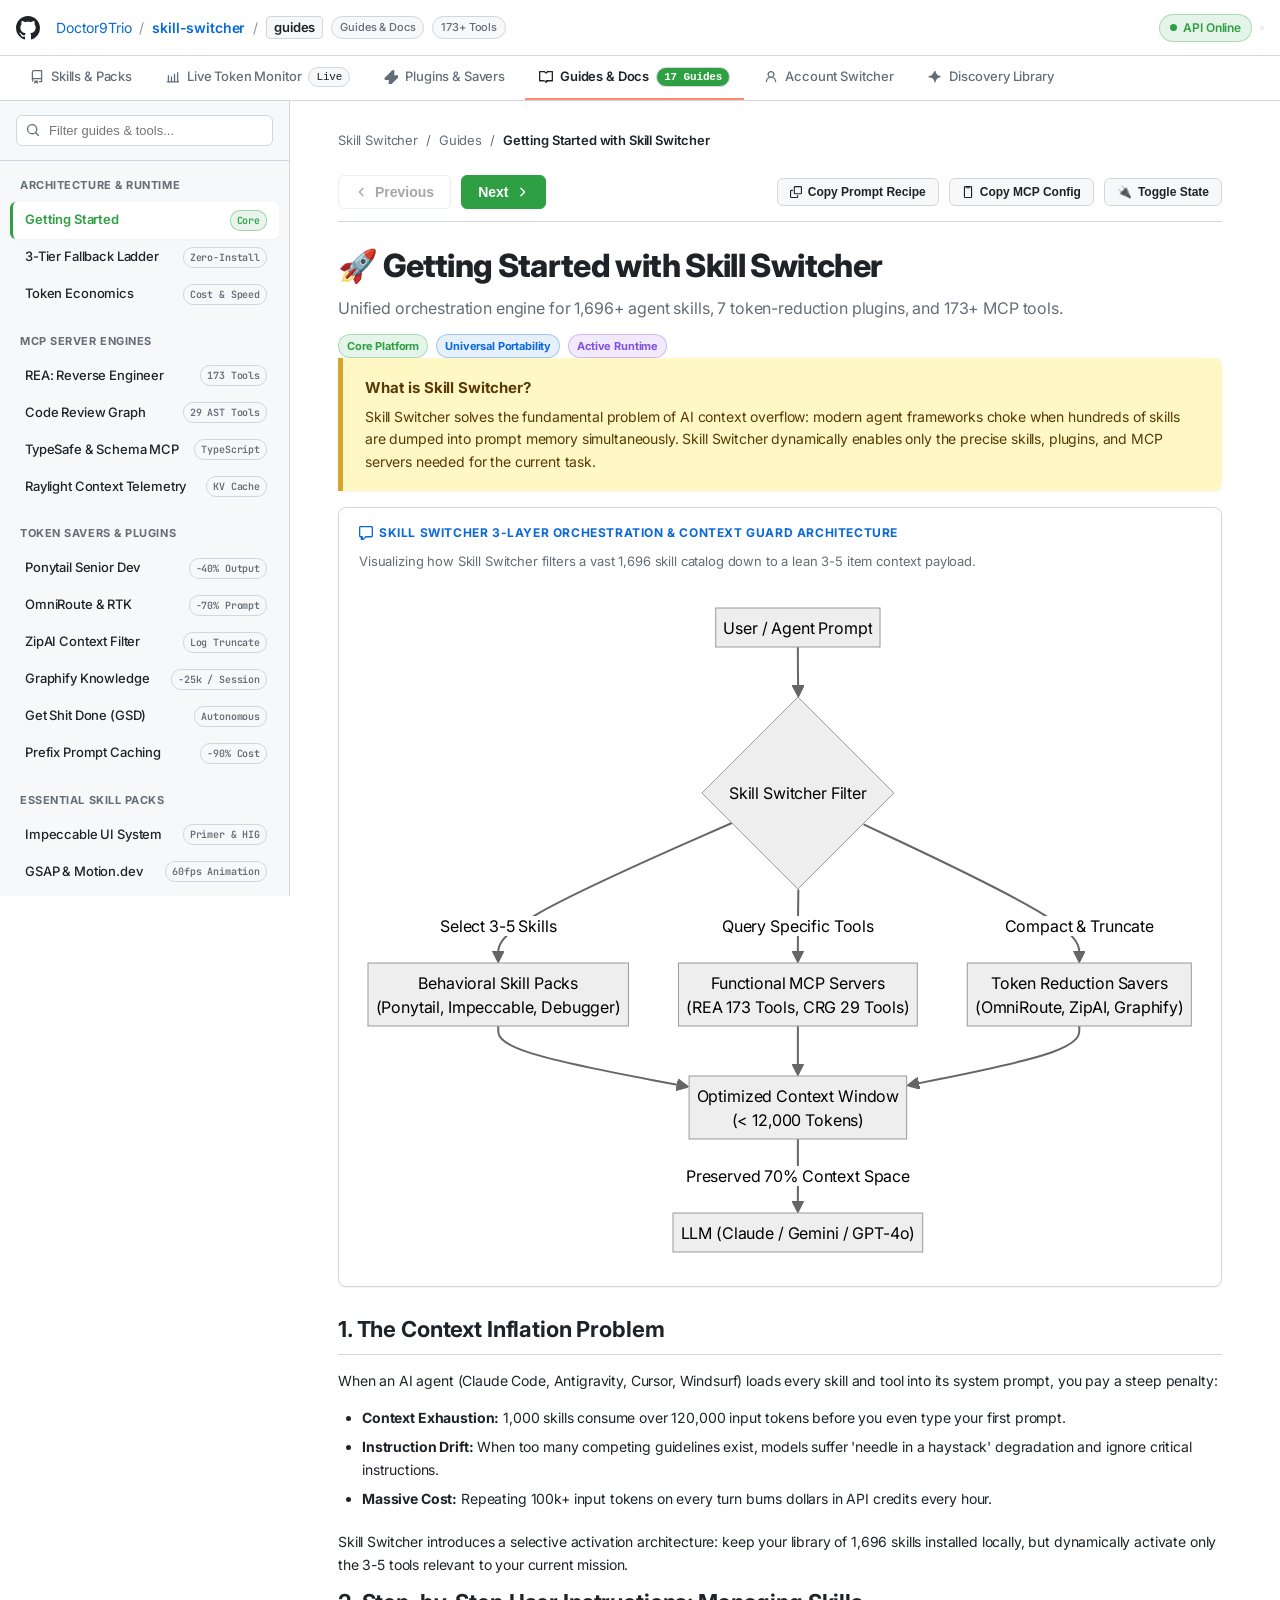
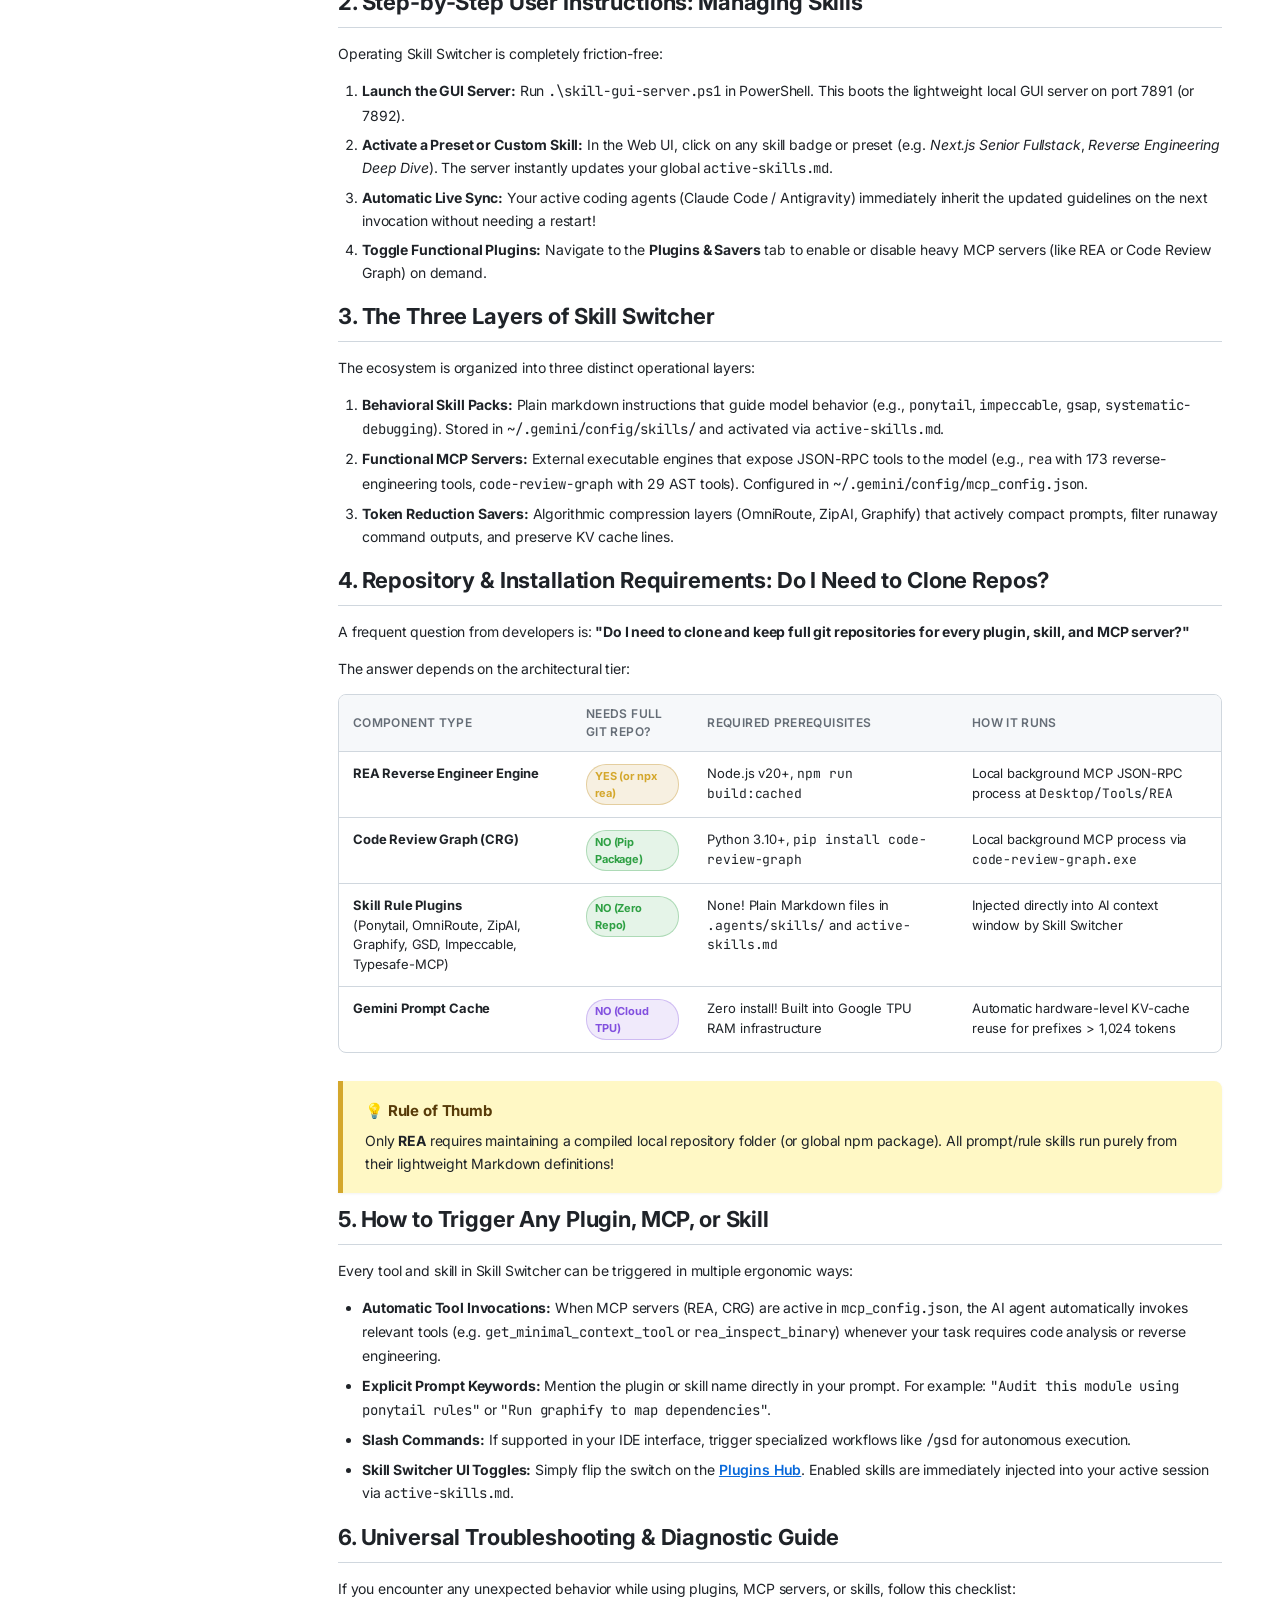
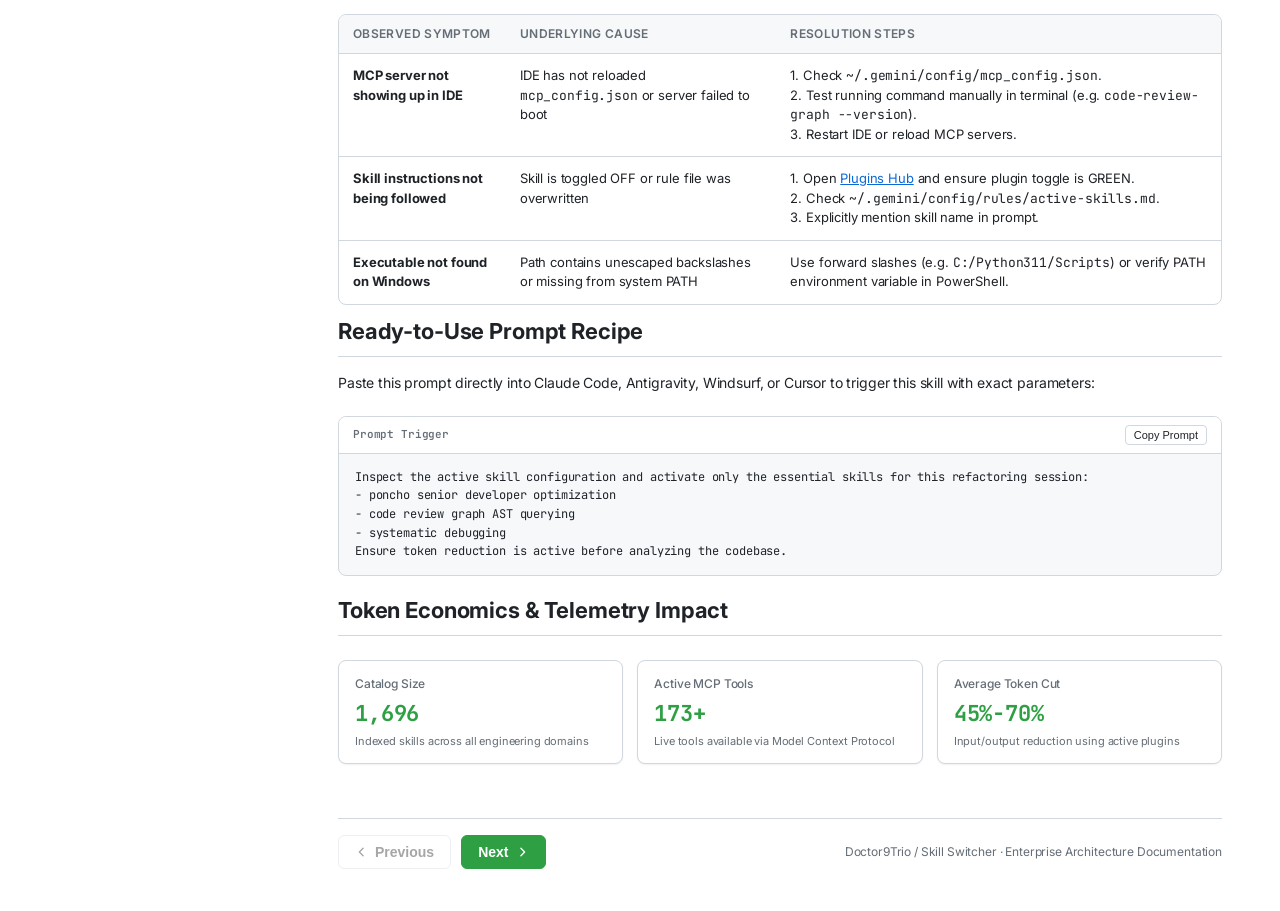
<file: pages/guides.html>
<!DOCTYPE html>
<html lang="en">

<head>
  <meta charset="UTF-8">
  <meta name="viewport" content="width=device-width, initial-scale=1.0">
  <title>Guides & MCP Knowledge Hub · Doctor9Trio/skill-switcher</title>
  <meta name="description"
    content="Comprehensive documentation, tool catalogs, architecture guides, and copyable prompt recipes for REA, Code Review Graph, Ponytail, OmniRoute, ZipAI, Graphify, and skill packs.">
  <link rel="icon" type="image/svg+xml" href="../favicon.svg">
  <link rel="alternate icon" type="image/png" href="../favicon.png">
  <link rel="shortcut icon" href="../favicon.ico">
  <link rel="apple-touch-icon" href="../apple-touch-icon.png">
  <link rel="preconnect" href="https://fonts.googleapis.com">
  <link rel="preconnect" href="https://fonts.gstatic.com" crossorigin>
  <link
    href="https://fonts.googleapis.com/css2?family=Inter:wght@400;500;600;700;800&family=JetBrains+Mono:wght@400;500;600;700&display=swap"
    rel="stylesheet">

  <!-- Skill Switcher GitHub Primer Design System -->
  <link rel="stylesheet" href="../css/primer-tokens.css">
  <link rel="stylesheet" href="../css/layout.css">
  <link rel="stylesheet" href="../css/components.css">

  <style>
    /* Documentation Portal Styling (W3Schools & Primer Layout) */
    :root {
      --sidebar-width: 290px;
      --accent-guide: #2ea043;
      --accent-guide-hover: #2c974b;
      --guide-callout-bg: #fff8c5;
      --guide-callout-border: #d4a72c;
      --guide-callout-fg: #573a08;
    }

    html.dark {
      --accent-guide: #3fb950;
      --accent-guide-hover: #2ea043;
      --guide-callout-bg: rgba(187, 128, 9, 0.15);
      --guide-callout-border: rgba(187, 128, 9, 0.4);
      --guide-callout-fg: #f0b72f;
    }

    body {
      background: var(--bg-default);
      color: var(--fg-default);
      font-family: 'Inter', -apple-system, BlinkMacSystemFont, "Segoe UI", Roboto, sans-serif;
      margin: 0;
      padding: 0;
      display: flex;
      flex-direction: column;
      min-height: 100vh;
    }

    /* Subnav Active Tab */
    .subnav-tab.active {
      background: var(--bg-card);
      color: var(--fg-default);
      font-weight: 600;
      border-bottom: 2px solid #fd8c73;
    }

    /* Two-Column Docs Layout */
    .docs-container {
      display: flex;
      flex: 1;
      width: 100%;
      max-width: 1440px;
      margin: 0 auto;
      min-height: calc(100vh - 105px);
    }

    /* Left Sidebar */
    .docs-sidebar {
      width: var(--sidebar-width);
      flex-shrink: 0;
      background: var(--bg-subtle);
      border-right: 1px solid var(--border-default);
      display: flex;
      flex-direction: column;
      position: sticky;
      top: 0;
      height: calc(100vh - 105px);
      overflow-y: auto;
      scrollbar-width: thin;
      scrollbar-color: var(--border-muted) transparent;
      z-index: 10;
    }

    .docs-sidebar::-webkit-scrollbar {
      width: 6px;
    }
    .docs-sidebar::-webkit-scrollbar-thumb {
      background-color: var(--border-muted);
      border-radius: 4px;
    }

    .sidebar-search-box {
      padding: 14px 16px;
      border-bottom: 1px solid var(--border-default);
      background: var(--bg-subtle);
      position: sticky;
      top: 0;
      z-index: 5;
    }

    .sidebar-search-input {
      width: 100%;
      box-sizing: border-box;
      padding: 7px 12px 7px 32px;
      border-radius: 6px;
      border: 1px solid var(--border-default);
      background: var(--bg-card);
      color: var(--fg-default);
      font-size: 13px;
      outline: none;
      transition: border-color 0.15s ease, box-shadow 0.15s ease;
    }

    .sidebar-search-input:focus {
      border-color: var(--accent-blue);
      box-shadow: 0 0 0 3px rgba(9, 105, 218, 0.15);
    }

    .sidebar-search-icon {
      position: absolute;
      left: 26px;
      top: 22px;
      color: var(--fg-muted);
      pointer-events: none;
    }

    .sidebar-groups {
      padding: 12px 10px 30px;
      display: flex;
      flex-direction: column;
      gap: 16px;
    }

    .sidebar-group-title {
      font-size: 11px;
      font-weight: 700;
      text-transform: uppercase;
      letter-spacing: 0.05em;
      color: var(--fg-muted);
      padding: 4px 10px;
      margin: 0 0 4px;
      display: flex;
      align-items: center;
      justify-content: space-between;
    }

    .sidebar-item-link {
      display: flex;
      align-items: center;
      justify-content: space-between;
      gap: 8px;
      padding: 8px 12px;
      border-radius: 6px;
      color: var(--fg-default);
      text-decoration: none;
      font-size: 13px;
      font-weight: 500;
      transition: all 0.15s ease;
      border-left: 3px solid transparent;
      user-select: none;
    }

    .sidebar-item-link:hover {
      background: var(--bg-card);
      color: var(--accent-blue);
    }

    .sidebar-item-link.active {
      background: var(--bg-card);
      border-left-color: var(--accent-guide);
      color: var(--accent-guide);
      font-weight: 600;
      box-shadow: 0 1px 3px rgba(0, 0, 0, 0.04);
    }

    .sidebar-item-badge {
      font-size: 10px;
      font-weight: 600;
      padding: 2px 6px;
      border-radius: 10px;
      background: var(--bg-subtle);
      border: 1px solid var(--border-default);
      color: var(--fg-muted);
      font-family: 'JetBrains Mono', monospace;
      flex-shrink: 0;
    }

    .sidebar-item-link.active .sidebar-item-badge {
      border-color: rgba(46, 160, 67, 0.4);
      color: var(--accent-guide);
      background: rgba(46, 160, 67, 0.1);
    }

    /* Right Main Content Pane */
    .docs-content {
      flex: 1;
      padding: 30px 48px;
      overflow-y: auto;
      max-width: 980px;
      display: flex;
      flex-direction: column;
      gap: 24px;
    }

    /* Top Breadcrumb Bar */
    .docs-breadcrumb {
      display: flex;
      align-items: center;
      gap: 8px;
      font-size: 13px;
      color: var(--fg-muted);
    }

    .docs-breadcrumb a {
      color: var(--fg-muted);
      text-decoration: none;
    }

    .docs-breadcrumb a:hover {
      color: var(--accent-blue);
      text-decoration: underline;
    }

    .breadcrumb-current {
      color: var(--fg-default);
      font-weight: 600;
    }

    /* Header Strip with W3Schools Style Previous / Next */
    .docs-nav-bar {
      display: flex;
      align-items: center;
      justify-content: space-between;
      gap: 12px;
      padding-bottom: 12px;
      border-bottom: 1px solid var(--border-default);
      flex-wrap: wrap;
    }

    .nav-btn-group {
      display: flex;
      align-items: center;
      gap: 10px;
    }

    .w3-nav-btn {
      display: inline-flex;
      align-items: center;
      gap: 6px;
      padding: 8px 16px;
      border-radius: 6px;
      font-size: 14px;
      font-weight: 600;
      cursor: pointer;
      text-decoration: none;
      transition: all 0.15s ease;
      border: 1px solid transparent;
      user-select: none;
    }

    .w3-nav-prev {
      background: var(--bg-card);
      color: var(--fg-default);
      border-color: var(--border-default);
    }

    .w3-nav-prev:hover {
      background: var(--bg-subtle);
      border-color: var(--border-muted);
    }

    .w3-nav-next {
      background: var(--accent-guide);
      color: #ffffff;
      border-color: var(--accent-guide);
    }

    .w3-nav-next:hover {
      background: var(--accent-guide-hover);
      box-shadow: 0 2px 6px rgba(46, 160, 67, 0.3);
    }

    .w3-nav-btn:disabled, .w3-nav-btn.disabled {
      opacity: 0.4;
      cursor: not-allowed;
      pointer-events: none;
    }

    .action-btn-pill {
      display: inline-flex;
      align-items: center;
      gap: 6px;
      padding: 6px 12px;
      border-radius: 6px;
      font-size: 12px;
      font-weight: 600;
      background: var(--bg-subtle);
      border: 1px solid var(--border-default);
      color: var(--fg-default);
      cursor: pointer;
      transition: all 0.15s ease;
    }

    .action-btn-pill:hover {
      background: var(--bg-card);
      border-color: var(--accent-blue);
      color: var(--accent-blue);
    }

    /* Article Header */
    .article-header {
      display: flex;
      flex-direction: column;
      gap: 10px;
    }

    .article-title {
      font-size: 32px;
      font-weight: 800;
      letter-spacing: -0.02em;
      margin: 0;
      color: var(--fg-default);
      line-height: 1.25;
      display: flex;
      align-items: center;
      gap: 12px;
      flex-wrap: wrap;
    }

    .article-subtitle {
      font-size: 16px;
      color: var(--fg-muted);
      line-height: 1.5;
      margin: 0;
    }

    .badge-strip {
      display: flex;
      align-items: center;
      gap: 8px;
      flex-wrap: wrap;
      margin-top: 4px;
    }

    .status-badge {
      font-size: 11px;
      font-weight: 700;
      padding: 3px 8px;
      border-radius: 20px;
      border: 1px solid var(--border-default);
      display: inline-flex;
      align-items: center;
      gap: 5px;
    }

    .status-badge.green {
      background: rgba(46, 160, 67, 0.12);
      border-color: rgba(46, 160, 67, 0.3);
      color: var(--accent-guide);
    }

    .status-badge.blue {
      background: rgba(9, 105, 218, 0.1);
      border-color: rgba(9, 105, 218, 0.3);
      color: var(--accent-blue);
    }

    .status-badge.orange {
      background: rgba(187, 128, 9, 0.12);
      border-color: rgba(187, 128, 9, 0.3);
      color: #d4a72c;
    }

    .status-badge.purple {
      background: rgba(130, 80, 223, 0.12);
      border-color: rgba(130, 80, 223, 0.3);
      color: #8250df;
    }

    /* W3Schools Styled Highlight Callout Banner */
    .w3-callout-banner {
      background: var(--guide-callout-bg);
      border-left: 5px solid var(--guide-callout-border);
      border-radius: 0 8px 8px 0;
      padding: 18px 22px;
      font-size: 14px;
      color: var(--guide-callout-fg);
      line-height: 1.6;
      box-shadow: 0 1px 3px rgba(0, 0, 0, 0.05);
    }

    .w3-callout-banner h4 {
      margin: 0 0 6px;
      font-size: 15px;
      font-weight: 700;
      display: flex;
      align-items: center;
      gap: 8px;
    }

    .w3-callout-banner p {
      margin: 0;
    }

    /* Typography & Content Sections */
    .doc-section {
      display: flex;
      flex-direction: column;
      gap: 14px;
      padding-top: 10px;
    }

    .doc-section h2 {
      font-size: 22px;
      font-weight: 700;
      margin: 0;
      color: var(--fg-default);
      display: flex;
      align-items: center;
      gap: 8px;
      border-bottom: 1px solid var(--border-default);
      padding-bottom: 8px;
    }

    .doc-section h3 {
      font-size: 17px;
      font-weight: 600;
      margin: 10px 0 0;
      color: var(--fg-default);
    }

    .doc-section p {
      font-size: 14px;
      line-height: 1.65;
      color: var(--fg-default);
      margin: 0;
    }

    .doc-section ul, .doc-section ol {
      margin: 0;
      padding-left: 24px;
      font-size: 14px;
      line-height: 1.65;
      color: var(--fg-default);
    }

    .doc-section li {
      margin-bottom: 6px;
    }

    /* Tool Reference Table */
    .tools-table-wrap {
      width: 100%;
      overflow-x: auto;
      border: 1px solid var(--border-default);
      border-radius: 8px;
      background: var(--bg-card);
    }

    .tools-table {
      width: 100%;
      border-collapse: collapse;
      text-align: left;
      font-size: 13px;
    }

    .tools-table th {
      background: var(--bg-subtle);
      padding: 10px 14px;
      font-weight: 600;
      color: var(--fg-muted);
      border-bottom: 1px solid var(--border-default);
      font-size: 12px;
      text-transform: uppercase;
      letter-spacing: 0.03em;
    }

    .tools-table td {
      padding: 12px 14px;
      border-bottom: 1px solid var(--border-default);
      vertical-align: top;
      line-height: 1.5;
    }

    .tools-table tr:last-child td {
      border-bottom: none;
    }

    .tools-table tr:hover td {
      background: var(--bg-subtle);
    }

    .tool-name-code {
      font-family: 'JetBrains Mono', monospace;
      font-size: 12px;
      font-weight: 700;
      color: var(--accent-blue);
      background: var(--bg-subtle);
      padding: 2px 6px;
      border-radius: 4px;
      border: 1px solid var(--border-default);
      display: inline-block;
    }

    /* Code Snippet Box */
    .code-block {
      background: var(--bg-subtle);
      border: 1px solid var(--border-default);
      border-radius: 8px;
      position: relative;
      overflow: hidden;
      margin: 8px 0;
    }

    .code-block-header {
      display: flex;
      align-items: center;
      justify-content: space-between;
      padding: 8px 14px;
      background: var(--bg-card);
      border-bottom: 1px solid var(--border-default);
      font-size: 11px;
      font-weight: 600;
      color: var(--fg-muted);
      font-family: 'JetBrains Mono', monospace;
    }

    .code-copy-btn {
      background: transparent;
      border: 1px solid var(--border-default);
      border-radius: 4px;
      padding: 3px 8px;
      font-size: 11px;
      color: var(--fg-default);
      cursor: pointer;
      display: flex;
      align-items: center;
      gap: 5px;
      transition: all 0.15s ease;
    }

    .code-copy-btn:hover {
      background: var(--bg-subtle);
      border-color: var(--accent-blue);
      color: var(--accent-blue);
    }

    .code-block pre {
      margin: 0;
      padding: 14px 16px;
      overflow-x: auto;
      font-family: 'JetBrains Mono', monospace;
      font-size: 12px;
      line-height: 1.55;
      color: var(--fg-default);
    }

    /* Telemetry Metric Cards Grid */
    .metric-cards-grid {
      display: grid;
      grid-template-columns: repeat(auto-fit, minmax(200px, 1fr));
      gap: 14px;
      margin: 10px 0;
    }

    .metric-card {
      background: var(--bg-card);
      border: 1px solid var(--border-default);
      border-radius: 8px;
      padding: 14px 16px;
      display: flex;
      flex-direction: column;
      gap: 4px;
      box-shadow: var(--shadow-sm);
    }

    .metric-card-label {
      font-size: 12px;
      color: var(--fg-muted);
      font-weight: 500;
    }

    .metric-card-value {
      font-size: 22px;
      font-weight: 700;
      font-family: 'JetBrains Mono', monospace;
      color: var(--accent-guide);
    }

    .metric-card-desc {
      font-size: 11px;
      color: var(--fg-muted);
      line-height: 1.4;
    }

    /* Toast Notification */
    .guide-toast {
      position: fixed;
      bottom: 24px;
      right: 24px;
      background: var(--bg-card);
      border: 1px solid var(--border-default);
      border-radius: 8px;
      padding: 12px 18px;
      box-shadow: 0 8px 24px rgba(0, 0, 0, 0.2);
      display: flex;
      align-items: center;
      gap: 10px;
      font-size: 13px;
      font-weight: 600;
      color: var(--fg-default);
      z-index: 2000;
      transform: translateY(100px);
      opacity: 0;
      transition: all 0.25s cubic-bezier(0.16, 1, 0.3, 1);
      pointer-events: none;
    }

    .guide-toast.show {
      transform: translateY(0);
      opacity: 1;
      pointer-events: auto;
    }

    
    /* Mermaid Diagram Containers */
    .mermaid-diagram-wrap {
      background: var(--bg-card);
      border: 1px solid var(--border-default);
      border-radius: 8px;
      padding: 16px 20px;
      margin: 16px 0;
      box-shadow: var(--shadow-sm);
      overflow-x: auto;
      display: flex;
      flex-direction: column;
      gap: 10px;
    }

    .mermaid-diagram-title {
      font-size: 12px;
      font-weight: 700;
      text-transform: uppercase;
      letter-spacing: 0.05em;
      color: var(--accent-blue);
      display: flex;
      align-items: center;
      gap: 6px;
    }

    html.dark .mermaid-diagram-title {
      color: #58a6ff;
    }

    .mermaid {
      display: flex;
      justify-content: center;
      margin: 0;
      padding: 10px 0;
      overflow-x: auto;
    }

    .mermaid svg {
      max-width: 100%;
      height: auto;
    }

    /* Mobile Responsive Toggle */
    .mobile-sidebar-toggle {
      display: none;
      align-items: center;
      gap: 8px;
      padding: 8px 14px;
      background: var(--bg-card);
      border: 1px solid var(--border-default);
      border-radius: 6px;
      font-size: 13px;
      font-weight: 600;
      color: var(--fg-default);
      cursor: pointer;
      margin: 10px 16px 0;
    }

    @media (max-width: 900px) {
      .docs-container {
        flex-direction: column;
      }
      .docs-sidebar {
        width: 100%;
        height: auto;
        position: static;
        display: none;
      }
      .docs-sidebar.open {
        display: flex;
      }
      .mobile-sidebar-toggle {
        display: flex;
      }
      .docs-content {
        padding: 20px;
      }
    }
  </style>
</head>

<body>
  <!-- Top GitHub Primer Navbar -->
  <header class="gh-navbar">
    <div class="gh-navbar-left">
      <a href="../index.html" class="gh-logo-link" title="Doctor9Trio / skill-switcher on GitHub">
        <svg class="octicon" height="24" viewBox="0 0 16 16" width="24" fill="currentColor">
          <path d="M8 0c4.42 0 8 3.58 8 8a8.013 8.013 0 0 1-5.45 7.59c-.4.08-.55-.17-.55-.38 0-.27.01-1.13.01-2.2 0-.75-.25-1.23-.54-1.48 1.78-.2 3.65-.88 3.65-3.95 0-.88-.31-1.59-.82-2.15.08-.2.36-1.02-.08-2.12 0 0-.67-.22-2.2.82-.64-.18-1.32-.27-2-.27-.68 0-1.36.09-2 .27-1.53-1.03-2.2-.82-2.2-.82-.44 1.1-.16 1.92-.08 2.12-.51.56-.82 1.28-.82 2.15 0 3.06 1.86 3.75 3.64 3.95-.23.2-.44.55-.51 1.07-.46.21-1.61.55-2.33-.66-.15-.24-.6-.83-1.23-.82-.67.01-.27.38.01.53.34.19.73.9.82 1.13.16.45.68 1.31 2.69.94 0 .67.01 1.3.01 1.49 0 .21-.15.45-.55.38A7.995 7.995 0 0 1 0 8c0-4.42 3.58-8 8-8Z"></path>
        </svg>
      </a>
      <div class="gh-breadcrumbs">
        <a href="https://github.com/Doctor9Trio" target="_blank" class="gh-crumb-org" title="Open Doctor9Trio on GitHub">Doctor9Trio</a>
        <span class="gh-crumb-sep">/</span>
        <a href="../index.html" class="gh-crumb-repo" title="Skill Switcher Root">skill-switcher</a>
        <span class="gh-crumb-sep">/</span>
        <span class="gh-crumb-section" id="gh-crumb-current-section" title="Documentation & Knowledge Hub">guides</span>
        <span class="gh-pill">Guides & Docs</span>
        <span class="gh-pill">173+ Tools</span>
      </div>
    </div>

    <div class="gh-navbar-right">
      <div class="header-live-badge" id="api-status-badge" style="display:inline-flex;align-items:center;gap:6px;font-size:12px;font-weight:600;padding:4px 10px;border-radius:20px;background:rgba(46,160,67,0.12);color:#2ea043;border:1px solid rgba(46,160,67,0.3);">
        <span style="width:7px;height:7px;border-radius:50%;background:#2ea043;display:inline-block;"></span>
        <span>API Online</span>
      </div>

      <button class="btn-theme-toggle" id="theme-toggle-btn" onclick="toggleTheme()" title="Toggle GitHub Dark/Light Theme">
        <svg class="octicon theme-icon-sun" width="14" height="14" viewBox="0 0 16 16" fill="currentColor">
          <path d="M8 12a4 4 0 1 1 0-8 4 4 0 0 1 0 8Zm0-1.5a2.5 2.5 0 1 0 0-5 2.5 2.5 0 0 0 0 5Zm5.657-8.157a.75.75 0 0 1 0 1.061l-1.061 1.06a.749.749 0 0 1-1.275-.326.749.749 0 0 1 .215-.734l1.06-1.061a.75.75 0 0 1 1.061 0Zm-9.193 9.192a.75.75 0 0 1 0 1.061l-1.06 1.06a.75.75 0 0 1-1.061-1.06l1.06-1.061a.75.75 0 0 1 1.061 0ZM8 0a.75.75 0 0 1 .75.75v1.5a.75.75 0 0 1-1.5 0V.75A.75.75 0 0 1 8 0ZM3 8a.75.75 0 0 1-.75.75H.75a.75.75 0 0 1 0-1.5h1.5A.75.75 0 0 1 3 8Zm13 0a.75.75 0 0 1-.75.75h-1.5a.75.75 0 0 1 0-1.5h1.5A.75.75 0 0 1 16 8Zm-8 5a.75.75 0 0 1 .75.75v1.5a.75.75 0 0 1-1.5 0v-1.5A.75.75 0 0 1 8 13Zm5.657-2.157a.75.75 0 0 1 1.06 0l1.061 1.06a.75.75 0 0 1 1.06 0l1.061 1.06a.75.75 0 0 1-1.06 1.061l-1.061-1.06a.75.75 0 0 1 0-1.061ZM1.282 3.404a.75.75 0 0 1 1.061 0l1.06 1.06a.75.75 0 0 1-1.06 1.062L1.282 4.465a.75.75 0 0 1 0-1.06Z"></path>
        </svg>
      </button>
    </div>
  </header>

  <!-- GitHub Primer Subnav Strip -->
  <nav class="subnav-strip">
    <div class="subnav-tabs" id="subnav-tabs-container">
      <!-- 1. Skills & Packs -->
      <a href="../index.html" class="subnav-tab" style="text-decoration:none;" title="Skills & Packs Catalog">
        <svg class="octicon" width="14" height="14" viewBox="0 0 16 16" fill="currentColor">
          <path d="M2 2.5A2.5 2.5 0 0 1 4.5 0h8.75a.75.75 0 0 1 .75.75v12.5a.75.75 0 0 1-.75.75h-2.5a.75.75 0 0 1 0-1.5h1.75v-2h-8a1 1 0 0 0-.714 1.7.75.75 0 1 1-1.072 1.05A2.495 2.495 0 0 1 2 11.5Zm10.5-1h-8a1 1 0 0 0-1 1v6.708A2.486 2.486 0 0 1 4.5 9h8ZM5 12.25a.25.25 0 0 1 .25-.25h3.5a.25.25 0 0 1 .25.25v3.25a.25.25 0 0 1-.4.2l-1.45-1.087a.249.249 0 0 0-.3 0L5.4 15.7a.25.25 0 0 1-.4-.2Z"></path>
        </svg>
        <span>Skills & Packs</span>
      </a>

      <!-- 2. Live Token Monitor -->
      <a href="token-monitor.html" class="subnav-tab" style="text-decoration:none;" title="Live Token & Cost Telemetry Monitor">
        <svg class="octicon" width="14" height="14" viewBox="0 0 16 16" fill="currentColor">
          <path d="M1.5 14.25a.75.75 0 0 1 0-1.5H2v-6.25a.75.75 0 0 1 1.5 0V12.75h2V8a.75.75 0 0 1 1.5 0v4.75h2V5a.75.75 0 0 1 1.5 0v7.75h2V3a.75.75 0 0 1 1.5 0v9.75h.5a.75.75 0 0 1 0 1.5Z"></path>
        </svg>
        <span>Live Token Monitor</span>
        <span class="counter-bubble">Live</span>
      </a>

      <!-- 3. Plugins & Savers -->
      <a href="plugins.html" class="subnav-tab" style="text-decoration:none;" title="Plugins & Token Reduction Hub">
        <svg class="octicon" width="14" height="14" viewBox="0 0 16 16" fill="currentColor">
          <path d="M9.504.43a1.516 1.516 0 0 1 2.437 1.413l-.344 4.04h3.653a1.5 1.5 0 0 1 1.06 2.56l-8.5 8.5A1.5 1.5 0 0 1 5.25 15.5l.344-4.04H1.94a1.5 1.5 0 0 1-1.06-2.56l8.5-8.5a1.5 1.5 0 0 1 .124-.09Z"></path>
        </svg>
        <span>Plugins & Savers</span>
      </a>

      <!-- 4. Guides & Documentation (ACTIVE) -->
      <a href="guides.html" class="subnav-tab active" style="text-decoration:none;" title="Comprehensive Guides & MCP Manuals">
        <svg class="octicon" width="14" height="14" viewBox="0 0 16 16" fill="currentColor">
          <path d="M0 1.75A.75.75 0 0 1 .75 1h4.253c1.227 0 2.317.59 3 1.501A3.743 3.743 0 0 1 11.006 1h4.244a.75.75 0 0 1 .75.75v10.5a.75.75 0 0 1-.75.75h-4.244a2.25 2.25 0 0 0-1.756.843l-.5.625a.75.75 0 0 1-1.172 0l-.5-.625A2.25 2.25 0 0 0 5.003 13H.75a.75.75 0 0 1-.75-.75V1.75Zm1.5.75v9h3.503c.896 0 1.733.375 2.333 1.018A3.731 3.731 0 0 1 8.836 11.5H14.5v-9h-3.494a2.25 2.25 0 0 0-1.756.843l-.5.625a.75.75 0 0 1-1.172 0l-.5-.625A2.25 2.25 0 0 0 5.003 2.5H1.5Z"></path>
        </svg>
        <span>Guides & Docs</span>
        <span class="counter-bubble" style="background:var(--accent-guide);color:#fff;">17 Guides</span>
      </a>

      <!-- 4b. Antigravity Account Switcher -->
      <a href="accounts.html" class="subnav-tab" style="text-decoration:none;" title="Antigravity Account Switcher & Quota Multi-Account Manager">
        <svg class="octicon" width="14" height="14" viewBox="0 0 16 16" fill="currentColor">
          <path d="M10.561 8.073a6.005 6.005 0 0 1 3.432 5.142.75.75 0 1 1-1.498.07 4.5 4.5 0 0 0-8.99 0 .75.75 0 0 1-1.498-.07 6.004 6.004 0 0 1 3.431-5.142 3.999 3.999 0 1 1 5.123 0ZM10.5 5a2.5 2.5 0 1 0-5 0 2.5 2.5 0 0 0 5 0Z"></path>
        </svg>
        <span>Account Switcher</span>
      </a>

      <!-- 5. Discovery Library -->
      <a href="../index.html?open=shelf" class="subnav-tab" style="text-decoration:none;" title="Discovery Library">
        <svg class="octicon" width="14" height="14" viewBox="0 0 16 16" fill="currentColor">
          <path d="M7.53 1.282a.5.5 0 0 1 .94 0l.732 2.253a4.5 4.5 0 0 0 2.893 2.893l2.253.732a.5.5 0 0 1 0 .94l-2.253.732a4.5 4.5 0 0 0-2.893 2.893l-.732 2.253a.5.5 0 0 1-.94 0l-.732-2.253a4.5 4.5 0 0 0-2.893-2.893L.655 8.16a.5.5 0 0 1 0-.94l2.253-.732a4.5 4.5 0 0 0 2.893-2.893L7.53 1.282Z"></path>
        </svg>
        <span>Discovery Library</span>
      </a>
    </div>
  </nav>

  <!-- Mobile Sidebar Open Button -->
  <button class="mobile-sidebar-toggle" onclick="toggleMobileSidebar()">
    <svg class="octicon" width="16" height="16" viewBox="0 0 16 16" fill="currentColor">
      <path d="M1 2.75A.75.75 0 0 1 1.75 2h12.5a.75.75 0 0 1 0 1.5H1.75A.75.75 0 0 1 1 2.75Zm0 5A.75.75 0 0 1 1.75 7h12.5a.75.75 0 0 1 0 1.5H1.75A.75.75 0 0 1 1 7.75ZM1.75 12h12.5a.75.75 0 0 1 0 1.5H1.75a.75.75 0 0 1 0-1.5Z"></path>
    </svg>
    <span>Table of Contents</span>
  </button>

  <!-- Main 2-Column Documentation Portal -->
  <main class="docs-container">
    <!-- Left Navigation Sidebar -->
    <aside class="docs-sidebar" id="docs-sidebar">
      <div class="sidebar-search-box">
        <svg class="octicon sidebar-search-icon" width="14" height="14" viewBox="0 0 16 16" fill="currentColor">
          <path d="M10.68 11.74a6 6 0 0 1-7.922-8.982 6 6 0 0 1 8.982 7.922l3.04 3.04a.749.749 0 0 1-.326 1.275.749.749 0 0 1-.734-.215ZM11.5 7a4.5 4.5 0 1 0-9 0 4.5 4.5 0 0 0 9 0Z"></path>
        </svg>
        <input type="text" class="sidebar-search-input" id="sidebar-filter" placeholder="Filter guides & tools..." oninput="filterGuides(this.value)">
      </div>

      <div class="sidebar-groups" id="sidebar-groups-container">
        <!-- Group 1: Architecture & Dynamic Engine -->
        <div class="sidebar-group">
          <div class="sidebar-group-title">Architecture & Runtime</div>
          <a href="#intro" class="sidebar-item-link" data-id="intro" onclick="selectGuide('intro', event)">
            <span>Getting Started</span>
            <span class="sidebar-item-badge">Core</span>
          </a>
          <a href="#architecture" class="sidebar-item-link" data-id="architecture" onclick="selectGuide('architecture', event)">
            <span>3-Tier Fallback Ladder</span>
            <span class="sidebar-item-badge">Zero-Install</span>
          </a>
          <a href="#token-economics" class="sidebar-item-link" data-id="token-economics" onclick="selectGuide('token-economics', event)">
            <span>Token Economics</span>
            <span class="sidebar-item-badge">Cost & Speed</span>
          </a>
        </div>

        <!-- Group 2: MCP Server Engines -->
        <div class="sidebar-group">
          <div class="sidebar-group-title">MCP Server Engines</div>
          <a href="#rea" class="sidebar-item-link" data-id="rea" onclick="selectGuide('rea', event)">
            <span>REA: Reverse Engineer</span>
            <span class="sidebar-item-badge">173 Tools</span>
          </a>
          <a href="#code-review-graph" class="sidebar-item-link" data-id="code-review-graph" onclick="selectGuide('code-review-graph', event)">
            <span>Code Review Graph</span>
            <span class="sidebar-item-badge">29 AST Tools</span>
          </a>
          <a href="#typesafe-mcp" class="sidebar-item-link" data-id="typesafe-mcp" onclick="selectGuide('typesafe-mcp', event)">
            <span>TypeSafe & Schema MCP</span>
            <span class="sidebar-item-badge">TypeScript</span>
          </a>
          <a href="#raylight-mcp" class="sidebar-item-link" data-id="raylight-mcp" onclick="selectGuide('raylight-mcp', event)">
            <span>Raylight Context Telemetry</span>
            <span class="sidebar-item-badge">KV Cache</span>
          </a>
        </div>

        <!-- Group 3: Context Savers & Plugins -->
        <div class="sidebar-group">
          <div class="sidebar-group-title">Token Savers & Plugins</div>
          <a href="#ponytail" class="sidebar-item-link" data-id="ponytail" onclick="selectGuide('ponytail', event)">
            <span>Ponytail Senior Dev</span>
            <span class="sidebar-item-badge">-40% Output</span>
          </a>
          <a href="#omniroute" class="sidebar-item-link" data-id="omniroute" onclick="selectGuide('omniroute', event)">
            <span>OmniRoute & RTK</span>
            <span class="sidebar-item-badge">-70% Prompt</span>
          </a>
          <a href="#zipai" class="sidebar-item-link" data-id="zipai" onclick="selectGuide('zipai', event)">
            <span>ZipAI Context Filter</span>
            <span class="sidebar-item-badge">Log Truncate</span>
          </a>
          <a href="#graphify" class="sidebar-item-link" data-id="graphify" onclick="selectGuide('graphify', event)">
            <span>Graphify Knowledge</span>
            <span class="sidebar-item-badge">-25k / Session</span>
          </a>
          <a href="#gsd" class="sidebar-item-link" data-id="gsd" onclick="selectGuide('gsd', event)">
            <span>Get Shit Done (GSD)</span>
            <span class="sidebar-item-badge">Autonomous</span>
          </a>
          <a href="#prompt-caching" class="sidebar-item-link" data-id="prompt-caching" onclick="selectGuide('prompt-caching', event)">
            <span>Prefix Prompt Caching</span>
            <span class="sidebar-item-badge">-90% Cost</span>
          </a>
        </div>

        <!-- Group 4: High-Impact Skill Packs -->
        <div class="sidebar-group">
          <div class="sidebar-group-title">Essential Skill Packs</div>
          <a href="#impeccable" class="sidebar-item-link" data-id="impeccable" onclick="selectGuide('impeccable', event)">
            <span>Impeccable UI System</span>
            <span class="sidebar-item-badge">Primer & HIG</span>
          </a>
          <a href="#gsap" class="sidebar-item-link" data-id="gsap" onclick="selectGuide('gsap', event)">
            <span>GSAP & Motion.dev</span>
            <span class="sidebar-item-badge">60fps Animation</span>
          </a>
          <a href="#debugger" class="sidebar-item-link" data-id="debugger" onclick="selectGuide('debugger', event)">
            <span>Systematic Debugger</span>
            <span class="sidebar-item-badge">Phase-Gated</span>
          </a>
          <a href="#anti-slop" class="sidebar-item-link" data-id="anti-slop" onclick="selectGuide('anti-slop', event)">
            <span>Anti-Slop Technical Prose</span>
            <span class="sidebar-item-badge">No AI Fluff</span>
          </a>
        </div>
      </div>
    </aside>

    <!-- Right Reading & Interactive Pane -->
    <section class="docs-content" id="docs-content">
      <!-- Top Breadcrumbs -->
      <nav class="docs-breadcrumb" aria-label="Breadcrumb">
        <a href="../index.html">Skill Switcher</a>
        <span>/</span>
        <a href="guides.html">Guides</a>
        <span>/</span>
        <span class="breadcrumb-current" id="crumb-guide-title">Getting Started</span>
      </nav>

      <!-- W3Schools Top Action & Navigation Bar -->
      <div class="docs-nav-bar">
        <div class="nav-btn-group">
          <button class="w3-nav-btn w3-nav-prev" id="btn-nav-prev-top" onclick="navigateGuide(-1)">
            <svg class="octicon" width="14" height="14" viewBox="0 0 16 16" fill="currentColor">
              <path d="M9.78 12.78a.75.75 0 0 1-1.06 0L4.47 8.53a.75.75 0 0 1 0-1.06l4.25-4.25a.751.751 0 0 1 1.042.018.751.751 0 0 1 .018 1.042L6.06 8l3.72 3.72a.75.75 0 0 1 0 1.06Z"></path>
            </svg>
            <span>Previous</span>
          </button>
          <button class="w3-nav-btn w3-nav-next" id="btn-nav-next-top" onclick="navigateGuide(1)">
            <span>Next</span>
            <svg class="octicon" width="14" height="14" viewBox="0 0 16 16" fill="currentColor">
              <path d="M6.22 3.22a.75.75 0 0 1 1.06 0l4.25 4.25a.751.751 0 0 1 0 1.06l-4.25 4.25a.751.751 0 0 1-1.042-.018.751.751 0 0 1-.018-1.042L9.94 8 6.22 4.28a.75.75 0 0 1 0-1.06Z"></path>
            </svg>
          </button>
        </div>

        <div class="nav-btn-group" id="top-action-strip">
          <button class="action-btn-pill" id="btn-copy-prompt-top" onclick="copyActiveTrigger()">
            <svg class="octicon" width="12" height="12" viewBox="0 0 16 16" fill="currentColor">
              <path d="M0 6.75C0 5.784.784 5 1.75 5h1.5a.75.75 0 0 1 0 1.5h-1.5a.25.25 0 0 0-.25.25v7.5c0 .138.112.25.25.25h7.5a.25.25 0 0 0 .25-.25v-1.5a.75.75 0 0 1 1.5 0v1.5A1.75 1.75 0 0 1 9.25 16h-7.5A1.75 1.75 0 0 1 0 14.25Z"></path>
              <path d="M5 1.75C5 .784 5.784 0 6.75 0h7.5C15.216 0 16 .784 16 1.75v7.5A1.75 1.75 0 0 1 14.25 11h-7.5A1.75 1.75 0 0 1 5 9.25Zm1.75-.25a.25.25 0 0 0-.25.25v7.5c0 .138.112.25.25.25h7.5a.25.25 0 0 0 .25-.25v-7.5a.25.25 0 0 0-.25-.25Z"></path>
            </svg>
            <span>Copy Prompt Recipe</span>
          </button>

          <button class="action-btn-pill" id="btn-copy-config-top" onclick="copyActiveConfig()">
            <svg class="octicon" width="12" height="12" viewBox="0 0 16 16" fill="currentColor">
              <path d="M5.5 2a.5.5 0 0 0 0 1h5a.5.5 0 0 0 0-1h-5ZM4.25 0h7.5A1.75 1.75 0 0 1 13.5 1.75v12.5A1.75 1.75 0 0 1 11.75 16h-7.5A1.75 1.75 0 0 1 2.5 14.25V1.75C2.5.784 3.284 0 4.25 0ZM4 1.75v12.5c0 .138.112.25.25.25h7.5a.25.25 0 0 0 .25-.25V1.75a.25.25 0 0 0-.25-.25h-7.5a.25.25 0 0 0-.25.25Z"></path>
            </svg>
            <span>Copy MCP Config</span>
          </button>

          <button class="action-btn-pill" id="btn-toggle-plugin-top" onclick="toggleActivePlugin()">
            <span id="plugin-toggle-icon">🔌</span>
            <span id="plugin-toggle-label">Toggle State</span>
          </button>
        </div>
      </div>

      <!-- Dynamic Article Container Rendered by JS -->
      <article id="guide-render-target">
        <!-- Rendered dynamically -->
      </article>

      <!-- W3Schools Bottom Navigation Bar -->
      <div class="docs-nav-bar" style="margin-top:20px;border-top:1px solid var(--border-default);border-bottom:none;padding-top:16px;">
        <div class="nav-btn-group">
          <button class="w3-nav-btn w3-nav-prev" id="btn-nav-prev-bottom" onclick="navigateGuide(-1)">
            <svg class="octicon" width="14" height="14" viewBox="0 0 16 16" fill="currentColor">
              <path d="M9.78 12.78a.75.75 0 0 1-1.06 0L4.47 8.53a.75.75 0 0 1 0-1.06l4.25-4.25a.751.751 0 0 1 1.042.018.751.751 0 0 1 .018 1.042L6.06 8l3.72 3.72a.75.75 0 0 1 0 1.06Z"></path>
            </svg>
            <span>Previous</span>
          </button>
          <button class="w3-nav-btn w3-nav-next" id="btn-nav-next-bottom" onclick="navigateGuide(1)">
            <span>Next</span>
            <svg class="octicon" width="14" height="14" viewBox="0 0 16 16" fill="currentColor">
              <path d="M6.22 3.22a.75.75 0 0 1 1.06 0l4.25 4.25a.751.751 0 0 1 0 1.06l-4.25 4.25a.751.751 0 0 1-1.042-.018.751.751 0 0 1-.018-1.042L9.94 8 6.22 4.28a.75.75 0 0 1 0-1.06Z"></path>
            </svg>
          </button>
        </div>
        <div style="font-size:12px;color:var(--fg-muted);">
          Doctor9Trio / Skill Switcher · Enterprise Architecture Documentation
        </div>
      </div>
    </section>
  </main>

  <!-- Toast Notification -->
  <div class="guide-toast" id="guide-toast"></div>

  <!-- Mermaid.js Diagramming Engine (Local) -->
  <script src="../js/mermaid.min.js"></script>

  <!-- Client-side Logic & Knowledge Base -->
  <script src="../js/data/guide-database.js?v=1791794521389"></script>
  <script>
    // Theme Management
    if (localStorage.getItem('gh-theme') === 'dark' || (!localStorage.getItem('gh-theme') && window.matchMedia('(prefers-color-scheme: dark)').matches)) {
      document.documentElement.classList.add('dark');
    }

    function toggleTheme() {
      document.documentElement.classList.toggle('dark');
      const isDark = document.documentElement.classList.contains('dark');
      localStorage.setItem('gh-theme', isDark ? 'dark' : 'light');
      showToast(isDark ? 'GitHub Dark theme activated.' : 'GitHub Light theme activated.');
      if (typeof currentGuideId !== 'undefined') {
        renderGuide(currentGuideId);
      }
    }

    function showToast(msg) {
      const t = document.getElementById('guide-toast');
      if (!t) return;
      t.textContent = msg;
      t.classList.add('show');
      setTimeout(() => t.classList.remove('show'), 2600);
    }

    // Toggle Mobile Sidebar
    function toggleMobileSidebar() {
      const sb = document.getElementById('docs-sidebar');
      if (sb) sb.classList.toggle('open');
    }

    // Guide Navigation Engine
    let currentGuideId = 'intro';
    const guideOrder = [
      'intro', 'architecture', 'token-economics',
      'rea', 'code-review-graph', 'typesafe-mcp', 'raylight-mcp',
      'ponytail', 'omniroute', 'zipai', 'graphify', 'gsd', 'prompt-caching',
      'impeccable', 'gsap', 'debugger', 'anti-slop'
    ];

    function selectGuide(id, evt) {
      if (evt) evt.preventDefault();
      if (!window.GUIDE_DATABASE) {
        setTimeout(() => selectGuide(id), 50);
        return;
      }
      if (!window.GUIDE_DATABASE || !window.GUIDE_DATABASE[id]) id = 'intro';
      currentGuideId = id;
      window.location.hash = '#' + id;
      renderGuide(id);
      updateActiveSidebarLink(id);
      window.scrollTo({ top: 0, behavior: 'smooth' });
    }

    function updateActiveSidebarLink(id) {
      document.querySelectorAll('.sidebar-item-link').forEach(el => {
        el.classList.toggle('active', el.dataset.id === id);
      });
      const current = window.GUIDE_DATABASE ? window.GUIDE_DATABASE[id] : null;
      if (current) {
        document.getElementById('crumb-guide-title').textContent = current.title;
      }
      // Update Prev / Next buttons
      const idx = guideOrder.indexOf(id);
      const prevBtns = [document.getElementById('btn-nav-prev-top'), document.getElementById('btn-nav-prev-bottom')];
      const nextBtns = [document.getElementById('btn-nav-next-top'), document.getElementById('btn-nav-next-bottom')];

      prevBtns.forEach(btn => {
        if (!btn) return;
        btn.disabled = idx <= 0;
        btn.classList.toggle('disabled', idx <= 0);
        if (idx > 0 && window.GUIDE_DATABASE) {
          const prevItem = window.GUIDE_DATABASE[guideOrder[idx - 1]];
          btn.title = 'Previous: ' + (prevItem ? prevItem.title : '');
        }
      });

      nextBtns.forEach(btn => {
        if (!btn) return;
        btn.disabled = idx >= guideOrder.length - 1;
        btn.classList.toggle('disabled', idx >= guideOrder.length - 1);
        if (idx < guideOrder.length - 1 && window.GUIDE_DATABASE) {
          const nextItem = window.GUIDE_DATABASE[guideOrder[idx + 1]];
          btn.title = 'Next: ' + (nextItem ? nextItem.title : '');
        }
      });
    }

    function navigateGuide(delta) {
      const idx = guideOrder.indexOf(currentGuideId);
      const newIdx = idx + delta;
      if (newIdx >= 0 && newIdx < guideOrder.length) {
        selectGuide(guideOrder[newIdx]);
      }
    }

    function filterGuides(query) {
      const q = query.toLowerCase().trim();
      document.querySelectorAll('.sidebar-item-link').forEach(link => {
        const title = link.textContent.toLowerCase();
        const id = link.dataset.id;
        const meta = window.GUIDE_DATABASE && window.GUIDE_DATABASE[id] ? (window.GUIDE_DATABASE[id].badges || []).map(b => b.text).join(' ').toLowerCase() : '';
        const match = !q || title.includes(q) || meta.includes(q);
        link.style.display = match ? 'flex' : 'none';
      });

      // Hide empty sidebar groups
      document.querySelectorAll('.sidebar-group').forEach(group => {
        const visibleLinks = group.querySelectorAll('.sidebar-item-link:not([style*="display: none"])');
        group.style.display = visibleLinks.length > 0 ? 'block' : 'none';
      });
    }

    function copyToClipboard(text, successMsg) {
      navigator.clipboard.writeText(text).then(() => {
        showToast(successMsg || 'Copied to clipboard!');
      }).catch(() => {
        showToast('Failed to copy. Please copy manually.');
      });
    }

    function copyActiveTrigger() {
      const data = window.GUIDE_DATABASE ? window.GUIDE_DATABASE[currentGuideId] : null;
      if (data && data.promptRecipe) {
        copyToClipboard(data.promptRecipe, 'Trigger Prompt copied to clipboard!');
      } else {
        showToast('No prompt recipe available for this item.');
      }
    }

    function copyActiveConfig() {
      const data = window.GUIDE_DATABASE ? window.GUIDE_DATABASE[currentGuideId] : null;
      if (data && data.mcpConfig) {
        copyToClipboard(data.mcpConfig, 'MCP Server Config copied to clipboard!');
      } else {
        showToast('No MCP configuration required for this item.');
      }
    }

    async function toggleActivePlugin() {
      const data = window.GUIDE_DATABASE ? window.GUIDE_DATABASE[currentGuideId] : null;
      if (!data || !data.pluginId) {
        showToast('This item is a core architecture guideline.');
        return;
      }
      showToast('Toggling ' + data.title + ' via Server API...');
      try {
        const res = await fetch('/api/plugins/toggle', {
          method: 'POST',
          headers: { 'Content-Type': 'application/json' },
          body: JSON.stringify({ id: data.pluginId })
        });
        const json = await res.json();
        if (json.success) {
          showToast(data.title + ' state is now: ' + (json.active ? 'ACTIVE' : 'INACTIVE'));
        } else {
          showToast('Toggle failed: ' + (json.error || 'Server error'));
        }
      } catch (err) {
        showToast('Local API unreachable. Toggle saved locally.');
      }
    }

    function renderGuide(id) {
      const g = window.GUIDE_DATABASE ? window.GUIDE_DATABASE[id] : null;
      const target = document.getElementById('guide-render-target');
      if (!g || !target) return;

      let html = '<div class="article-header">';
      html += '<h1 class="article-title">' + (g.icon || '') + ' ' + g.title + '</h1>';
      html += '<p class="article-subtitle">' + g.subtitle + '</p>';
      html += '<div class="badge-strip">';
      (g.badges || []).forEach(b => {
        html += '<span class="status-badge ' + b.type + '">' + b.text + '</span>';
      });
      html += '</div></div>';

      html += '<div class="w3-callout-banner">';
      html += '<h4>' + (g.calloutTitle || 'Key Takeaway') + '</h4>';
      html += '<p>' + g.calloutText + '</p>';
      html += '</div>';

      
      // Render Mermaid Architectural Diagrams
      if (g.diagrams && g.diagrams.length) {
        g.diagrams.forEach(diag => {
          html += '<div class="mermaid-diagram-wrap">';
          if (diag.title) {
            html += '<div class="mermaid-diagram-title"><svg class="octicon" width="14" height="14" viewBox="0 0 16 16" fill="currentColor"><path d="M1.75 1.5a.25.25 0 0 0-.25.25v9.5c0 .138.112.25.25.25h2a.75.75 0 0 1 .75.75v2.19l2.72-2.72a.75.75 0 0 1 .53-.22h6.5a.25.25 0 0 0 .25-.25v-9.5a.25.25 0 0 0-.25-.25H1.75ZM0 1.75C0 .784.784 0 1.75 0h12.5C15.216 0 16 .784 16 1.75v9.5A1.75 1.75 0 0 1 14.25 13H8l-4.72 4.72A.75.75 0 0 1 2 17.19V13H1.75A1.75 1.75 0 0 1 0 11.25V1.75Z"></path></svg> ' + diag.title + '</div>';
          }
          if (diag.description) {
            html += '<p style="font-size:13px;color:var(--fg-muted);margin:0 0 8px;">' + diag.description + '</p>';
          }
          html += '<pre class="mermaid">' + diag.chart + '</pre>';
          html += '</div>';
        });
      }

      // Render custom sections
      if (g.sections && g.sections.length) {
        g.sections.forEach(sec => {
          html += '<section class="doc-section">';
          html += '<h2>' + sec.heading + '</h2>';
          html += sec.bodyHtml;
          html += '</section>';
        });
      }

      // Render Tools Reference if available
      if (g.tools && g.tools.length) {
        html += '<section class="doc-section">';
        html += '<h2>Available Tools & Schema Reference</h2>';
        html += '<p>The following tools are exposed directly to the AI agent:</p>';
        html += '<div class="tools-table-wrap">';
        html += '<table class="tools-table">';
        html += '<thead><tr><th>Tool Name</th><th>Parameters</th><th>Description & Return Format</th></tr></thead>';
        html += '<tbody>';
        g.tools.forEach(t => {
          html += '<tr>';
          html += '<td><span class="tool-name-code">' + t.name + '</span></td>';
          html += '<td style="font-family:\'JetBrains Mono\',monospace;font-size:11px;color:var(--fg-muted);">' + (t.params || 'none') + '</td>';
          html += '<td>' + t.desc + '</td>';
          html += '</tr>';
        });
        html += '</tbody></table></div></section>';
      }

      // Render Prompt Recipe
      if (g.promptRecipe) {
        html += '<section class="doc-section">';
        html += '<h2>Ready-to-Use Prompt Recipe</h2>';
        html += '<p>Paste this prompt directly into Claude Code, Antigravity, Windsurf, or Cursor to trigger this skill with exact parameters:</p>';
        html += '<div class="code-block">';
        html += '<div class="code-block-header">';
        html += '<span>Prompt Trigger</span>';
        html += '<button class="code-copy-btn" id="btn-copy-prompt-block">Copy Prompt</button>';
        html += '</div>';
        html += '<pre><code>' + escapeHtml(g.promptRecipe) + '</code></pre>';
        html += '</div></section>';
      }

      // Render MCP Config if available
      if (g.mcpConfig) {
        html += '<section class="doc-section">';
        html += '<h2>MCP Server Registration (~/.gemini/config/mcp_config.json)</h2>';
        html += '<div class="code-block">';
        html += '<div class="code-block-header">';
        html += '<span>mcp_config.json snippet</span>';
        html += '<button class="code-copy-btn" id="btn-copy-mcp-block">Copy JSON</button>';
        html += '</div>';
        html += '<pre><code>' + escapeHtml(g.mcpConfig) + '</code></pre>';
        html += '</div></section>';
      }

      // Render Telemetry & Token Impact if available
      if (g.metrics && g.metrics.length) {
        html += '<section class="doc-section">';
        html += '<h2>Token Economics & Telemetry Impact</h2>';
        html += '<div class="metric-cards-grid">';
        g.metrics.forEach(m => {
          html += '<div class="metric-card">';
          html += '<div class="metric-card-label">' + m.label + '</div>';
          html += '<div class="metric-card-value">' + m.val + '</div>';
          html += '<div class="metric-card-desc">' + m.desc + '</div>';
          html += '</div>';
        });
        html += '</div></section>';
      }

      target.innerHTML = html;

      // Render Mermaid diagrams dynamically
      if (window.mermaid) {
        try {
          const isDark = document.documentElement.classList.contains('dark');
          mermaid.initialize({
            startOnLoad: false,
            theme: isDark ? 'dark' : 'neutral',
            securityLevel: 'loose',
            fontFamily: 'Inter, -apple-system, sans-serif'
          });
          const nodes = target.querySelectorAll('.mermaid');
          if (nodes.length > 0) {
            mermaid.run({ nodes: nodes });
          }
        } catch (mErr) {
          console.warn('Mermaid rendering warning:', mErr);
        }
      }

      // Bind dynamic copy buttons
      const promptBtn = document.getElementById('btn-copy-prompt-block');
      if (promptBtn && g.promptRecipe) {
        promptBtn.onclick = () => copyToClipboard(g.promptRecipe, 'Prompt copied!');
      }
      const mcpBtn = document.getElementById('btn-copy-mcp-block');
      if (mcpBtn && g.mcpConfig) {
        mcpBtn.onclick = () => copyToClipboard(g.mcpConfig, 'Config JSON copied!');
      }
    }

    function escapeHtml(str) {
      return str
        .replace(/&/g, "&amp;")
        .replace(/</g, "&lt;")
        .replace(/>/g, "&gt;")
        .replace(/"/g, "&quot;")
        .replace(/'/g, "&#039;");
    }

    // Initialize from URL hash or default to 'intro'
    function initGuideHub() {
      const hash = window.location.hash.replace('#', '');
      if (hash && window.GUIDE_DATABASE && window.GUIDE_DATABASE[hash]) {
        selectGuide(hash);
      } else {
        selectGuide('intro');
      }
    }

    if (document.readyState === 'loading') {
      document.addEventListener('DOMContentLoaded', initGuideHub);
    } else {
      initGuideHub();
    }

    window.addEventListener('hashchange', () => {
      const newHash = window.location.hash.replace('#', '');
      if (newHash && window.GUIDE_DATABASE && window.GUIDE_DATABASE[newHash] && newHash !== currentGuideId) {
        selectGuide(newHash);
      }
    });
  </script>
</body>

</html>
</file>
<file: css/primer-tokens.css>
/* Skill Switcher — Design Tokens & Base Styles */
/* GitHub Primer Color System, Typography, Dark Mode */

/* ========================================================
   GITHUB PRIMER & PRISM UI DESIGN SYSTEM
   DEFAULT: CRISP WHITE THEME (NO DUMMY STATS, NO FUNKY EMOJIS)
   ======================================================== */
*, *::before, *::after { box-sizing: border-box; margin: 0; padding: 0; }

:root {
  color-scheme: light;
  --bg-canvas: #ffffff;
  --bg-page: #f6f8fa;
  --bg-card: #ffffff;
  --bg-subtle: #f6f8fa;
  --bg-hover: #eaeef2;
  --border-default: #d0d7de;
  --border-muted: #e1e4e8;
  --border-focus: #0969da;
  
  --fg-default: #1f2328;
  --fg-muted: #656d76;
  --fg-subtle: #8c959f;
  
  --accent-blue: #0969da;
  --accent-blue-bg: #ddf4ff;
  --accent-blue-border: #54aeff;
  --accent-green: #1a7f37;
  --accent-green-hover: #1f883d;
  --accent-green-bg: #dafbe1;
  --accent-green-border: #4ac26b;
  --accent-orange: #bc4c00;
  
  --prism-bg: #f6f8fa;
  --prism-border: #d0d7de;
  --prism-kw: #cf222e;
  --prism-fn: #0969da;
  --prism-str: #116329;
  --prism-op: #8250df;
  
  --shadow-sm: 0 1px 2px rgba(0,0,0,0.06);
  --shadow-md: 0 3px 8px rgba(0,0,0,0.08);
  --shadow-lg: 0 12px 28px rgba(0,0,0,0.12);
}

html.dark {
  color-scheme: dark;
  --bg-canvas: #0d1117;
  --bg-page: #010409;
  --bg-card: #161b22;
  --bg-subtle: #21262d;
  --bg-hover: #292e36;
  --border-default: #30363d;
  --border-muted: #21262d;
  --border-focus: #58a6ff;
  
  --fg-default: #e6edf3;
  --fg-muted: #848d97;
  --fg-subtle: #6e7681;
  
  --accent-blue: #2f81f7;
  --accent-blue-bg: rgba(56, 139, 253, 0.12);
  --accent-blue-border: rgba(56, 139, 253, 0.35);
  --accent-green: #238636;
  --accent-green-hover: #2ea043;
  --accent-green-bg: rgba(46, 160, 67, 0.12);
  --accent-green-border: rgba(46, 160, 67, 0.35);
  --accent-orange: #f78166;
  
  --prism-bg: #0b0f14;
  --prism-border: #30363d;
  --prism-kw: #ff7b72;
  --prism-fn: #79c0ff;
  --prism-str: #7ee787;
  --prism-op: #d2a8ff;
  
  --shadow-sm: 0 1px 3px rgba(0,0,0,0.4);
  --shadow-md: 0 6px 16px rgba(0,0,0,0.5);
  --shadow-lg: 0 16px 36px rgba(0,0,0,0.7);
}

body {
  font-family: 'Inter', -apple-system, BlinkMacSystemFont, 'Segoe UI', 'Noto Sans', Helvetica, Arial, sans-serif;
  background-color: var(--bg-page);
  color: var(--fg-default);
  line-height: 1.5;
  font-size: 13px;
  -webkit-font-smoothing: antialiased;
  min-height: 100vh;
  display: flex;
  flex-direction: column;
}

/* ========================================================
   MINIMAL SLEEK SCROLLBARS (NON-INTRUSIVE & CLEAN)
   ======================================================== */
* {
  scrollbar-width: thin;
  scrollbar-color: rgba(125, 133, 144, 0.25) transparent;
}
::-webkit-scrollbar {
  width: 4px;
  height: 4px;
}
::-webkit-scrollbar-track {
  background: transparent;
}
::-webkit-scrollbar-thumb {
  background: rgba(125, 133, 144, 0.25);
  border-radius: 9999px;
  transition: background 0.15s ease;
}
::-webkit-scrollbar-thumb:hover {
  background: rgba(125, 133, 144, 0.55);
}
::-webkit-scrollbar-corner {
  background: transparent;
}

html.dark * {
  scrollbar-color: rgba(205, 217, 229, 0.2) transparent;
}
html.dark ::-webkit-scrollbar-thumb {
  background: rgba(205, 217, 229, 0.2);
}
html.dark ::-webkit-scrollbar-thumb:hover {
  background: rgba(205, 217, 229, 0.5);
}

/* SVG Octicons */
.octicon {
  display: inline-block;
  vertical-align: text-bottom;
  fill: currentColor;
  flex-shrink: 0;
}
</file>
<file: css/layout.css>
/* Skill Switcher — Layout & Navigation */
/* Navbar, Sidebar, Three-Column Grid, Subnav */

/* ========================================================
   TOP GLOBAL NAVBAR
   ======================================================== */
.gh-navbar {
  background: var(--bg-card);
  border-bottom: 1px solid var(--border-default);
  padding: 0 24px;
  min-height: 56px;
  height: 56px;
  display: flex;
  align-items: center;
  justify-content: space-between;
  gap: 16px;
  position: sticky;
  top: 0;
  z-index: 100;
  box-sizing: border-box;
}
.gh-navbar-left {
  display: flex;
  align-items: center;
  gap: 16px;
}
.gh-logo-link {
  color: var(--fg-default);
  display: flex;
  align-items: center;
  text-decoration: none;
}
.gh-logo-link:hover { opacity: 0.8; }

.gh-breadcrumbs {
  display: flex;
  align-items: center;
  gap: 8px;
  font-size: 14px;
}
.gh-crumb-org {
  color: var(--accent-blue);
  text-decoration: none;
  font-weight: 400;
}
.gh-crumb-org:hover { text-decoration: underline; }
.gh-crumb-sep { color: var(--fg-subtle); }
.gh-crumb-repo {
  color: var(--accent-blue);
  text-decoration: none;
  font-weight: 600;
}
.gh-crumb-repo:hover { text-decoration: underline; }
.gh-crumb-active {
  color: var(--fg-default);
  font-weight: 600;
}

.gh-crumb-section {
  color: var(--fg-default);
  font-weight: 600;
  padding: 1px 7px;
  border-radius: 4px;
  cursor: pointer;
  background: var(--bg-subtle);
  border: 1px solid var(--border-default);
  font-size: 13px;
  transition: all 0.12s ease;
  user-select: none;
}
.gh-crumb-section:hover {
  background: var(--bg-hover);
  border-color: var(--fg-subtle);
}

/* ========================================================
   UNIFIED SKILLS CONTEXT & PRESETS COMMAND BAR
   ======================================================== */
.skills-context-toolbar {
  background: var(--bg-subtle);
  border-bottom: 1px solid var(--border-default);
  width: 100%;
}

.skills-toolbar-inner {
  max-width: 1440px;
  margin: 0 auto;
  padding: 8px 24px;
  display: flex;
  flex-direction: column;
  gap: 6px;
}

.skills-context-toolbar .category-filter-strip,
.skills-context-toolbar .preset-strip-container {
  background: transparent !important;
  border: none !important;
  padding: 0 !important;
}

.skills-context-toolbar .preset-strip {
  max-width: 100% !important;
  margin: 0 !important;
  padding: 4px 0 !important;
}


.gh-pill {
  display: inline-flex;
  align-items: center;
  gap: 4px;
  padding: 2px 8px;
  border-radius: 9999px;
  font-size: 11px;
  font-weight: 500;
  border: 1px solid var(--border-default);
  background: var(--bg-subtle);
  color: var(--fg-muted);
}
.gh-pill.green {
  background: var(--accent-green-bg);
  border-color: var(--accent-green-border);
  color: #1a7f37;
}
html.dark .gh-pill.green {
  color: #3fb950;
}

.gh-search-bar {
  display: flex;
  align-items: center;
  gap: 8px;
  background: var(--bg-subtle);
  border: 1px solid var(--border-default);
  border-radius: 6px;
  padding: 0 10px;
  height: 32px;
  width: 300px;
  transition: all 0.15s ease;
}
.gh-search-bar:focus-within {
  border-color: var(--border-focus);
  background: var(--bg-card);
  box-shadow: 0 0 0 3px rgba(9, 105, 218, 0.2);
  width: 360px;
}
.gh-search-input {
  background: transparent;
  border: none;
  outline: none;
  font-size: 12px;
  font-family: inherit;
  color: var(--fg-default);
  width: 100%;
}
.gh-search-input::placeholder { color: var(--fg-subtle); }
.gh-kbd {
  font-family: 'Geist Mono', monospace;
  font-size: 10px;
  padding: 1px 5px;
  border-radius: 4px;
  background: var(--bg-card);
  border: 1px solid var(--border-default);
  color: var(--fg-muted);
}

.gh-navbar-right {
  display: flex;
  align-items: center;
  gap: 8px;
  flex-shrink: 0;
}

.gh-nav-divider {
  width: 1px;
  height: 20px;
  background: var(--border-default);
  margin: 0 4px;
  flex-shrink: 0;
}

.gh-nav-pill-btn {
  display: inline-flex;
  align-items: center;
  gap: 6px;
  height: 28px;
  padding: 0 10px;
  border-radius: 9999px;
  font-size: 11.5px;
  font-weight: 500;
  border: 1px solid var(--border-default);
  background: var(--bg-subtle);
  color: var(--fg-muted);
  cursor: pointer;
  transition: all 0.15s ease;
  white-space: nowrap;
  text-decoration: none;
  line-height: 1;
}
.gh-nav-pill-btn:hover {
  background: var(--bg-hover);
  color: var(--fg-default);
  border-color: var(--border-focus);
}
.gh-nav-pill-btn.green {
  background: var(--accent-green-bg);
  border-color: var(--accent-green-border);
  color: #1a7f37;
  font-weight: 600;
}
html.dark .gh-nav-pill-btn.green {
  color: #3fb950;
}
.gh-nav-pill-btn.live {
  background: rgba(46, 160, 67, 0.08);
  border-color: rgba(46, 160, 67, 0.3);
  color: #1a7f37;
  font-weight: 600;
  font-family: 'JetBrains Mono', monospace;
}
html.dark .gh-nav-pill-btn.live {
  color: #3fb950;
}

.live-pulse-dot {
  width: 7px;
  height: 7px;
  border-radius: 50%;
  background: #2ea043;
  display: inline-block;
  box-shadow: 0 0 0 0 rgba(46, 160, 67, 0.7);
  animation: livePulseGlow 2s infinite;
  flex-shrink: 0;
}
@keyframes livePulseGlow {
  0% { box-shadow: 0 0 0 0 rgba(46, 160, 67, 0.7); }
  70% { box-shadow: 0 0 0 5px rgba(46, 160, 67, 0); }
  100% { box-shadow: 0 0 0 0 rgba(46, 160, 67, 0); }
}

.btn-theme-toggle {
  display: inline-flex;
  align-items: center;
  gap: 6px;
  cursor: pointer;
}
html.dark .theme-icon-moon { display: none; }
html.dark .theme-icon-sun { display: inline-block; color: #e3b341; }
html:not(.dark) .theme-icon-sun { display: none; }
html:not(.dark) .theme-icon-moon { display: inline-block; color: var(--fg-muted); }


/* ========================================================
   KEY VAULT MODAL & CREDENTIAL BADGES
   ======================================================== */
.keyvault-window {
  max-width: 780px !important;
  max-height: 88vh;
}
.keyvault-item {
  background: var(--bg-subtle);
  border: 1px solid var(--border-default);
  border-radius: 8px;
  padding: 12px 14px;
  display: flex;
  flex-direction: column;
  gap: 8px;
  transition: all 0.15s ease;
}
.keyvault-item:hover {
  border-color: var(--fg-subtle);
}
.keyvault-item-head {
  display: flex;
  align-items: center;
  justify-content: space-between;
}
.keyvault-name {
  font-family: 'Geist Mono', monospace;
  font-weight: 600;
  font-size: 13px;
  color: var(--fg-default);
  display: flex;
  align-items: center;
  gap: 6px;
}
.keyvault-desc {
  font-size: 11px;
  color: var(--fg-muted);
  line-height: 1.4;
}
.keyvault-input-row {
  display: flex;
  align-items: center;
  gap: 8px;
}
.keyvault-input {
  flex: 1;
  font-family: 'Geist Mono', monospace;
  font-size: 12px;
  padding: 6px 10px;
  border-radius: 6px;
  border: 1px solid var(--border-default);
  background: var(--bg-card);
  color: var(--fg-default);
}
.keyvault-input:focus {
  outline: none;
  border-color: var(--accent-blue);
  box-shadow: 0 0 0 3px rgba(9, 105, 218, 0.15);
}
.key-pill-badge {
  display: inline-flex;
  align-items: center;
  gap: 4px;
  font-size: 11px;
  font-family: 'Geist Mono', monospace;
  padding: 2px 7px;
  border-radius: 9999px;
  border: 1px solid rgba(188, 76, 0, 0.3);
  background: rgba(188, 76, 0, 0.08);
  color: var(--accent-orange);
  cursor: pointer;
  transition: all 0.15s ease;
}
.key-pill-badge:hover {
  background: rgba(188, 76, 0, 0.15);
}
.key-pill-badge.configured {
  border-color: var(--accent-blue-border);
  background: var(--accent-blue-bg);
  color: var(--accent-blue);
}
.key-pill-badge.configured:hover {
  background: rgba(9, 105, 218, 0.18);
}

/* GitHub Buttons */
/* GitHub Mark Icon Button */
.btn-gh-icon {
  display: inline-flex;
  align-items: center;
  justify-content: center;
  width: 28px;
  height: 28px;
  border-radius: 6px;
  border: 1px solid var(--border-default);
  background: var(--bg-subtle);
  color: var(--fg-muted);
  cursor: pointer;
  text-decoration: none;
  transition: all 0.15s ease;
  flex-shrink: 0;
}
.btn-gh-icon:hover {
  background: var(--bg-hover);
  color: var(--fg-default);
  border-color: var(--fg-subtle);
}

.btn-gh {
  display: inline-flex;
  align-items: center;
  justify-content: center;
  gap: 6px;
  height: 30px; padding: 0 11px;
  font-size: 12px;
  font-weight: 500;
  border-radius: 6px;
  border: 1px solid var(--border-default);
  background: var(--bg-subtle);
  color: var(--fg-default);
  cursor: pointer;
  text-decoration: none;
  transition: all 0.15s ease;
  white-space: nowrap;
}
.btn-gh:hover {
  background: var(--bg-hover);
  border-color: var(--fg-subtle);
}
.btn-gh-primary {
  background: var(--accent-green);
  color: #ffffff;
  border-color: rgba(27, 31, 36, 0.15);
  font-weight: 600;
}
.btn-gh-primary:hover {
  background: var(--accent-green-hover);
}
.btn-gh-primary:disabled {
  opacity: 0.4;
  cursor: not-allowed;
}
.btn-gh-sm {
  height: 24px;
  padding: 0 8px;
  font-size: 11px;
}
.btn-gh-ghost {
  background: transparent;
  border-color: transparent;
  color: var(--fg-muted);
}
.btn-gh-ghost:hover {
  background: var(--bg-subtle);
  color: var(--fg-default);
}

/* Chevron Button for Accordion */
.btn-chevron {
  border: none;
  background: transparent;
  color: var(--fg-muted);
  cursor: pointer;
  display: inline-flex;
  align-items: center;
  justify-content: center;
  width: 22px;
  height: 22px;
  border-radius: 4px;
  transition: all 0.15s ease;
  flex-shrink: 0;
}
.btn-chevron:hover {
  background: var(--bg-hover);
  color: var(--fg-default);
}

/* Direct Selection Checkmark Pill */
.repo-check-pill {
  width: 18px;
  height: 18px;
  border-radius: 50%;
  border: 1.5px solid var(--border-default);
  background: var(--bg-card);
  display: inline-flex;
  align-items: center;
  justify-content: center;
  color: transparent;
  cursor: pointer;
  transition: all 0.15s ease;
  flex-shrink: 0;
}
.repo-check-pill:hover {
  border-color: var(--accent-blue);
  background: var(--accent-blue-bg);
}
.repo-check-pill.checked {
  background: var(--accent-blue);
  border-color: var(--accent-blue);
  color: #ffffff;
}
.repo-check-pill.partial {
  background: var(--accent-blue-bg);
  border-color: var(--accent-blue);
  color: var(--accent-blue);
}

/* ========================================================
   SUBNAV TABS STRIP (THE HOME SECTION)
   ======================================================== */
.subnav-strip {
  background: var(--bg-card);
  border-bottom: 1px solid var(--border-default);
  padding: 0 24px;
  position: sticky;
  top: 56px;
  z-index: 90;
  box-sizing: border-box;
}
.subnav-tabs {
  max-width: 1440px;
  margin: 0 auto;
  display: flex;
  align-items: center;
  gap: 6px;
  overflow-x: auto;
  scrollbar-width: none; /* Hide scrollbar Firefox */
  -ms-overflow-style: none; /* Hide scrollbar IE/Edge */
}
.subnav-tabs::-webkit-scrollbar {
  display: none; /* Hide scrollbar Chrome/Safari/Blink */
}

/* Secondary Subcategory Strip */
.subnav-substrip {
  background: var(--bg-subtle);
  border-bottom: 1px solid var(--border-default);
  padding: 8px 24px;
  display: none;
  animation: subnavFadeIn 0.15s ease-out;
}
.subnav-substrip.active {
  display: block;
}
@keyframes subnavFadeIn {
  from { opacity: 0; transform: translateY(-3px); }
  to { opacity: 1; transform: translateY(0); }
}
.subnav-sub-container {
  max-width: 1440px;
  margin: 0 auto;
  display: flex;
  align-items: center;
  gap: 8px;
  overflow-x: auto;
  scrollbar-width: none;
}
.subnav-sub-container::-webkit-scrollbar {
  display: none;
}
.sub-pill-label {
  font-size: 11px;
  font-weight: 600;
  color: var(--fg-muted);
  text-transform: uppercase;
  letter-spacing: 0.5px;
  margin-right: 4px;
  display: inline-flex;
  align-items: center;
  gap: 4px;
}
.sub-pill {
  font-size: 12px;
  font-weight: 500;
  padding: 3px 10px;
  border-radius: 9999px;
  background: var(--bg-card);
  border: 1px solid var(--border-default);
  color: var(--fg-muted);
  cursor: pointer;
  display: inline-flex;
  align-items: center;
  gap: 6px;
  transition: all 0.15s ease;
  user-select: none;
}
.sub-pill:hover {
  color: var(--fg-default);
  border-color: var(--accent-blue-border);
  background: var(--bg-hover);
}
.sub-pill.active {
  background: var(--accent-blue);
  color: #ffffff;
  border-color: var(--accent-blue);
  font-weight: 600;
}
.sub-pill .sub-count {
  font-size: 11px;
  opacity: 0.85;
  font-family: 'Geist Mono', monospace;
}
.subnav-tab {
  display: inline-flex;
  align-items: center;
  gap: 7px;
  padding: 0 14px;
  height: 44px;
  font-size: 13px;
  font-weight: 500;
  color: var(--fg-muted);
  border: none;
  background: transparent;
  border-bottom: 2px solid transparent;
  cursor: pointer;
  transition: all 0.15s ease;
  white-space: nowrap;
  text-decoration: none;
  border-radius: 0;
  box-sizing: border-box;
}
.subnav-tab:hover {
  color: var(--fg-default);
}
.subnav-tab.active {
  color: var(--fg-default);
  font-weight: 600;
  border-bottom-color: var(--accent-blue, #0969da);
}
.subnav-tab svg.octicon {
  color: var(--fg-muted);
  transition: color 0.15s ease;
}
.subnav-tab:hover svg.octicon,
.subnav-tab.active svg.octicon {
  color: var(--fg-default);
}

/* Category Filter Bar (Inside Skills Catalog) */
.category-filter-strip {
  background: var(--bg-subtle);
  border-bottom: 1px solid var(--border-default);
  padding: 8px 24px;
}
.category-filter-container {
  max-width: 1440px;
  margin: 0 auto;
  display: flex;
  align-items: center;
  gap: 8px;
  overflow-x: auto;
  scrollbar-width: none;
}
.category-filter-container::-webkit-scrollbar {
  display: none;
}
.cat-filter-label {
  font-size: 11px;
  font-weight: 600;
  color: var(--fg-muted);
  text-transform: uppercase;
  letter-spacing: 0.5px;
  margin-right: 4px;
  user-select: none;
}
.cat-pill {
  font-size: 12px;
  font-weight: 500;
  padding: 4px 12px;
  border-radius: 9999px;
  background: var(--bg-card);
  border: 1px solid var(--border-default);
  color: var(--fg-muted);
  cursor: pointer;
  display: inline-flex;
  align-items: center;
  gap: 6px;
  transition: all 0.15s ease;
  user-select: none;
  white-space: nowrap;
}
.cat-pill:hover {
  color: var(--fg-default);
  border-color: var(--border-focus);
  background: var(--bg-hover);
}
.cat-pill.active {
  background: var(--accent-blue);
  color: #ffffff;
  border-color: var(--accent-blue);
  font-weight: 600;
}
.cat-pill.active .counter-bubble {
  background: rgba(255, 255, 255, 0.25);
  color: #ffffff;
  border-color: transparent;
}
.counter-bubble {
  font-family: 'Geist Mono', monospace;
  font-size: 11px;
  padding: 1px 7px;
  border-radius: 9999px;
  background: var(--bg-subtle);
  border: 1px solid var(--border-default);
  color: var(--fg-default);
}

/* ========================================================
   MAIN THREE-COLUMN LAYOUT
   ======================================================== */
.app-container {
  max-width: 1440px;
  margin: 0 auto;
  padding: 20px 24px 100px;
  display: grid;
  grid-template-columns: 330px 1fr 310px;
  gap: 20px;
  width: 100%;
  flex: 1;
}

@media (max-width: 1200px) {
  .app-container {
    grid-template-columns: 270px 1fr;
  }
  .sidebar-right {
    display: none;
  }
}

@media (max-width: 860px) {
  .app-container {
    grid-template-columns: 1fr;
  }
  .sidebar-left {
    display: none;
  }
}

/* ========================================================
   LEFT SIDEBAR: REPOSITORIES BROWSER
   ======================================================== */
.sidebar-left {
  display: flex;
  flex-direction: column;
  gap: 16px;
}
.sidebar-box {
  background: var(--bg-card);
  border: 1px solid var(--border-default);
  border-radius: 8px;
  padding: 14px 12px;
  box-shadow: var(--shadow-sm);
}
.sidebar-header {
  display: flex;
  align-items: center;
  justify-content: space-between;
  margin-bottom: 10px;
}
.sidebar-title {
  font-size: 13px;
  font-weight: 600;
  color: var(--fg-default);
  display: flex;
  align-items: center;
  gap: 8px;
}
.repo-filter-input {
  width: 100%;
  height: 30px;
  padding: 0 8px;
  border-radius: 6px;
  border: 1px solid var(--border-default);
  background: var(--bg-subtle);
  color: var(--fg-default);
  font-size: 12px;
  outline: none;
  margin-bottom: 10px;
  transition: border-color 0.15s;
}
.repo-filter-input:focus {
  border-color: var(--border-focus);
  background: var(--bg-card);
}
.repo-nav-list {
  display: flex;
  flex-direction: column;
  gap: 2px;
  max-height: 290px;
  min-height: 180px;
  overflow-y: auto;
  overflow-x: hidden;
  padding-right: 3px;
  scrollbar-width: thin;
  scrollbar-color: var(--border-default) transparent;
}
.repo-nav-list::-webkit-scrollbar {
  width: 4px;
}
.repo-nav-list::-webkit-scrollbar-track {
  background: transparent;
}
.repo-nav-list::-webkit-scrollbar-thumb {
  background: var(--border-default);
  border-radius: 4px;
}
.repo-nav-list::-webkit-scrollbar-thumb:hover {
  background: var(--fg-muted);
}
.repo-nav-list:hover {
  scrollbar-color: rgba(125, 133, 144, 0.4) transparent;
}
.repo-nav-list::-webkit-scrollbar {
  width: 3.5px;
}
.repo-nav-list::-webkit-scrollbar-track {
  background: transparent;
}
.repo-nav-list::-webkit-scrollbar-thumb {
  background: rgba(125, 133, 144, 0.18);
  border-radius: 9999px;
  transition: background 0.2s ease;
}
.repo-nav-list:hover::-webkit-scrollbar-thumb {
  background: rgba(125, 133, 144, 0.4);
}
.repo-nav-list::-webkit-scrollbar-thumb:hover {
  background: rgba(125, 133, 144, 0.7);
}

html.dark .repo-nav-list {
  scrollbar-color: rgba(205, 217, 229, 0.15) transparent;
}
html.dark .repo-nav-list:hover {
  scrollbar-color: rgba(205, 217, 229, 0.35) transparent;
}
html.dark .repo-nav-list::-webkit-scrollbar-thumb {
  background: rgba(205, 217, 229, 0.15);
}
html.dark .repo-nav-list:hover::-webkit-scrollbar-thumb {
  background: rgba(205, 217, 229, 0.35);
}
html.dark .repo-nav-list::-webkit-scrollbar-thumb:hover {
  background: rgba(205, 217, 229, 0.6);
}
.repo-nav-item {
  display: flex;
  align-items: center;
  justify-content: space-between;
  gap: 8px;
  padding: 6px 8px;
  border-radius: 6px;
  cursor: pointer;
  text-decoration: none;
  color: var(--fg-muted);
  font-size: 12px;
  transition: background 0.15s ease, color 0.15s ease;
  user-select: none;
  min-width: 0;
  width: 100%;
}
.repo-nav-item:hover {
  background: var(--bg-hover);
  color: var(--fg-default);
}
.repo-nav-item.active {
  background: var(--accent-blue-bg);
  color: var(--accent-blue);
  font-weight: 600;
}
.repo-nav-left {
  display: flex;
  align-items: center;
  gap: 8px;
  min-width: 0;
  flex: 1;
  overflow: hidden;
}
.repo-nav-name {
  min-width: 0;
  flex: 1;
  overflow: hidden;
  text-overflow: ellipsis;
  white-space: nowrap;
  font-size: 12px;
  line-height: 1.3;
}
.repo-owner-muted {
  color: var(--fg-muted);
  font-weight: 400;
  font-size: 11px;
}
.repo-name-bold {
  color: var(--fg-default);
  font-weight: 500;
}
.repo-nav-item:hover .repo-name-bold,
.repo-nav-item:hover .repo-owner-muted {
  color: var(--accent-blue);
}
.repo-nav-item.active .repo-owner-muted {
  color: var(--accent-blue);
  opacity: 0.8;
}
.repo-nav-item.active .repo-name-bold {
  color: var(--accent-blue);
  font-weight: 600;
}
.repo-nav-count {
  font-family: 'Geist Mono', monospace;
  font-size: 11px;
  padding: 1px 6px;
  border-radius: 9999px;
  background: var(--bg-subtle);
  border: 1px solid var(--border-default);
  color: var(--fg-muted);
  transition: all 0.15s ease;
}
.repo-nav-count.selected {
  background: var(--accent-blue-bg);
  color: var(--accent-blue);
  border-color: var(--accent-blue-border);
  font-weight: 600;
}
.repo-nav-count.partial {
  background: rgba(188, 76, 0, 0.08);
  color: var(--accent-orange);
  border-color: rgba(188, 76, 0, 0.25);
  font-weight: 600;
}
.counter-bubble.active-all {
  background: var(--accent-blue-bg);
  border-color: var(--accent-blue-border);
  color: var(--accent-blue);
  font-weight: 600;
  display: inline-flex;
  align-items: center;
  gap: 4px;
}
.counter-bubble.active-partial {
  background: rgba(188, 76, 0, 0.08);
  border-color: rgba(188, 76, 0, 0.25);
  color: var(--accent-orange);
  font-weight: 600;
}

/* Sync Icon Rotation Transition */
#sync-icon {
  transition: transform 0.4s cubic-bezier(0.16, 1, 0.3, 1);
}

/* Global Navbar Responsive Adaptations */
@media (max-width: 1280px) {
  .gh-search-bar {
    width: 240px;
  }
  .gh-search-bar:focus-within {
    width: 300px;
  }
  .gh-navbar {
    padding: 0 16px;
    gap: 12px;
  }
  .subnav-strip {
    padding: 0 16px;
  }
}

@media (max-width: 1024px) {
  .gh-breadcrumbs .gh-pill {
    display: none;
  }
  .gh-search-bar {
    width: 170px;
  }
  .gh-search-bar:focus-within {
    width: 240px;
  }
  .btn-theme-toggle span {
    display: none;
  }
  #key-vault-nav-badge {
    display: none;
  }
}

@media (max-width: 768px) {
  .gh-breadcrumbs .gh-crumb-org,
  .gh-breadcrumbs .gh-crumb-sep:first-of-type {
    display: none;
  }
  .gh-search-bar {
    display: none;
  }
  .gh-nav-divider:first-of-type {
    display: none;
  }
  .gh-nav-pill-btn.green {
    display: none;
  }
}
</file>
<file: css/components.css>
/* Skill Switcher — UI Components */
/* Cards, Modals, Badges, Telemetry, Animations, Typography */

/* ========================================================
   CENTER FEED: HOME REPOSITORIES ACCORDION & CONTROLS
   ======================================================== */
.center-panel {
  display: flex;
  flex-direction: column;
  gap: 14px;
  min-width: 0;
}

/* Feed Toolbar Controls */
.feed-header-strip {
  display: flex;
  align-items: center;
  justify-content: space-between;
  padding: 10px 16px;
  background: var(--bg-card);
  border: 1px solid var(--border-default);
  border-radius: 8px;
  box-shadow: var(--shadow-sm);
  flex-wrap: wrap;
  gap: 10px;
}
.feed-count-text {
  font-size: 13px;
  font-weight: 600;
  color: var(--fg-default);
}

/* Repository Section Banner (Accordion Card) */

.repo-group-banner.highlight-target {
  border-color: var(--accent-blue) !important;
  box-shadow: 0 0 0 3px var(--accent-blue-bg), var(--shadow-md) !important;
}
.repo-group-banner {
  background: var(--bg-card);
  border: 1px solid var(--border-default);
  border-radius: 8px;
  overflow: hidden;
  box-shadow: var(--shadow-sm);
  transition: all 0.2s ease;
}
.repo-group-head {
  padding: 12px 16px;
  background: var(--bg-subtle);
  display: flex;
  align-items: center;
  justify-content: space-between;
  gap: 12px;
  flex-wrap: wrap;
  cursor: pointer;
  user-select: none;
}
.repo-group-head:hover {
  background: var(--bg-hover);
}
.repo-group-left {
  display: flex;
  align-items: center;
  gap: 8px;
  font-size: 14px;
  font-weight: 600;
}
/* Plain text title to prevent accidental redirect */
.repo-group-title {
  color: var(--fg-default);
  user-select: text;
  font-weight: 600;
}

/* Collapsed State Styles */
.repo-group-banner.collapsed .repo-group-desc,
.repo-group-banner.collapsed .subskills-grid,
.repo-group-banner.collapsed .repo-group-meta {
  display: none;
}

.repo-group-desc {
  padding: 12px 18px;
  font-size: 13px;
  color: var(--fg-muted);
  line-height: 1.5;
  border-top: 1px solid var(--border-default);
  border-bottom: 1px solid var(--border-default);
  background: var(--bg-card);
}
.repo-group-meta {
  padding: 10px 18px;
  background: var(--bg-subtle);
  border-top: 1px solid var(--border-default);
  display: flex;
  align-items: center;
  justify-content: space-between;
  font-size: 12px;
  color: var(--fg-muted);
  gap: 12px;
  flex-wrap: wrap;
}
.meta-left {
  display: flex;
  align-items: center;
  gap: 16px;
}
.lang-dot {
  width: 9px;
  height: 9px;
  border-radius: 50%;
  display: inline-block;
}

/* ========================================================
   SUBSKILL CARDS GRID (Modeled after Image 4)
   ======================================================== */
.subskills-grid {
  display: grid;
  grid-template-columns: repeat(2, minmax(0, 1fr));
  gap: 14px;
  padding: 16px;
  background: var(--bg-card);
}
@media (max-width: 768px) {
  .subskills-grid {
    grid-template-columns: minmax(0, 1fr);
  }
}

.subskill-card {
  background: var(--bg-card);
  border: 1px solid var(--border-default);
  border-radius: 10px;
  padding: 16px;
  display: flex;
  flex-direction: column;
  justify-content: space-between;
  gap: 14px;
  transition: all 0.15s ease;
  cursor: pointer;
  position: relative;
  user-select: none;
  min-width: 0;
  max-width: 100%;
  box-sizing: border-box;
  overflow: hidden;
}
.subskill-card > div:first-child {
  min-width: 0;
  width: 100%;
}
.subskill-card:hover {
  border-color: var(--fg-subtle);
  background: var(--bg-hover);
}
.subskill-card.selected {
  border-color: var(--accent-blue);
  background: var(--accent-blue-bg);
  box-shadow: 0 0 0 1px var(--accent-blue-border);
}

.card-top {
  display: flex;
  align-items: center;
  justify-content: space-between;
  gap: 10px;
  min-width: 0;
  width: 100%;
}
.card-icon-wrap {
  width: 32px;
  height: 32px;
  border-radius: 6px;
  border: 1px solid var(--border-default);
  background: var(--bg-subtle);
  display: flex;
  align-items: center;
  justify-content: center;
  color: var(--fg-default);
  flex-shrink: 0;
}


/* ========================================================
   SKILL CARD CREDENTIAL BADGES (GITHUB PRIMER / SHADCN)
   ======================================================== */
.skill-key-badge {
  display: inline-flex;
  align-items: center;
  gap: 5px;
  height: 22px;
  padding: 0 9px;
  border-radius: 9999px;
  font-size: 11px;
  font-weight: 500;
  font-family: -apple-system, BlinkMacSystemFont, "Segoe UI", Roboto, sans-serif;
  cursor: pointer;
  border: 1px solid var(--border-default);
  background: var(--bg-subtle);
  color: var(--fg-muted);
  transition: all 0.15s cubic-bezier(0.16, 1, 0.3, 1);
  white-space: nowrap;
  user-select: none;
  line-height: 1;
  text-decoration: none;
}

.skill-key-badge:hover {
  transform: translateY(-1px);
  box-shadow: 0 2px 5px rgba(0, 0, 0, 0.08);
}

.skill-key-badge:active {
  transform: translateY(0);
}

/* Needed Key State (Subtle Warm Amber) */
.skill-key-badge.needed {
  background: rgba(217, 119, 6, 0.08);
  border-color: rgba(217, 119, 6, 0.35);
  color: #92400e;
}
.skill-key-badge.needed:hover {
  background: rgba(217, 119, 6, 0.15);
  border-color: rgba(217, 119, 6, 0.55);
  color: #78350f;
}
html.dark .skill-key-badge.needed {
  background: rgba(245, 158, 11, 0.12);
  border-color: rgba(245, 158, 11, 0.35);
  color: #fbbf24;
}
html.dark .skill-key-badge.needed:hover {
  background: rgba(245, 158, 11, 0.22);
  border-color: rgba(245, 158, 11, 0.6);
  color: #fde68a;
}

/* Needed Password State (Subtle Indigo/Purple) */
.skill-key-badge.needed.pass {
  background: rgba(99, 102, 241, 0.08);
  border-color: rgba(99, 102, 241, 0.35);
  color: #4338ca;
}
.skill-key-badge.needed.pass:hover {
  background: rgba(99, 102, 241, 0.15);
  border-color: rgba(99, 102, 241, 0.55);
  color: #3730a3;
}
html.dark .skill-key-badge.needed.pass {
  background: rgba(129, 140, 248, 0.14);
  border-color: rgba(129, 140, 248, 0.35);
  color: #a5b4fc;
}
html.dark .skill-key-badge.needed.pass:hover {
  background: rgba(129, 140, 248, 0.24);
  border-color: rgba(129, 140, 248, 0.6);
  color: #c7d2fe;
}

/* Saved / Configured State (Subtle Fresh Emerald) */
.skill-key-badge.saved {
  background: rgba(16, 185, 129, 0.1);
  border-color: rgba(16, 185, 129, 0.35);
  color: #047857;
}
.skill-key-badge.saved:hover {
  background: rgba(16, 185, 129, 0.18);
  border-color: rgba(16, 185, 129, 0.55);
  color: #065f46;
}
html.dark .skill-key-badge.saved {
  background: rgba(52, 211, 153, 0.12);
  border-color: rgba(52, 211, 153, 0.35);
  color: #34d399;
}
html.dark .skill-key-badge.saved:hover {
  background: rgba(52, 211, 153, 0.22);
  border-color: rgba(52, 211, 153, 0.6);
  color: #6ee7b7;
}

.cred-state-pill {
  font-size: 10px;
  font-weight: 600;
  padding: 2px 7px;
  border-radius: 9999px;
  text-transform: uppercase;
  letter-spacing: 0.3px;
}
.cred-state-pill.state-need {
  background: rgba(212, 167, 44, 0.15);
  color: #7d4e00;
  border: 1px solid rgba(212, 167, 44, 0.3);
}
html.dark .cred-state-pill.state-need {
  background: rgba(187, 128, 9, 0.25);
  color: #f0b72f;
  border: 1px solid rgba(187, 128, 9, 0.4);
}
.cred-state-pill.state-saved {
  background: rgba(16, 185, 129, 0.15);
  color: #047857;
  border: 1px solid rgba(16, 185, 129, 0.35);
}
html.dark .cred-state-pill.state-saved {
  background: rgba(52, 211, 153, 0.2);
  color: #34d399;
  border: 1px solid rgba(52, 211, 153, 0.4);
}

/* Collapsed Repository Header API Key Badges & Indicators */
.repo-key-badge {
  height: 24px;
  padding: 0 10px;
  font-size: 11px;
  font-weight: 600;
  display: inline-flex;
  align-items: center;
  gap: 5px;
  letter-spacing: 0.2px;
}
.repo-key-badge:hover {
  transform: translateY(-1px);
}
.repo-key-indicator {
  display: inline-flex;
  align-items: center;
  justify-content: center;
  width: 18px;
  height: 18px;
  border-radius: 50%;
  margin-left: 5px;
  flex-shrink: 0;
  vertical-align: middle;
}
.repo-key-indicator.needed {
  color: #b45309;
  background: rgba(217, 119, 6, 0.15);
  border: 1px solid rgba(217, 119, 6, 0.35);
}
html.dark .repo-key-indicator.needed {
  color: #fbbf24;
  background: rgba(245, 158, 11, 0.18);
  border: 1px solid rgba(245, 158, 11, 0.4);
}
.repo-key-indicator.configured {
  color: #047857;
  background: rgba(16, 185, 129, 0.15);
  border: 1px solid rgba(16, 185, 129, 0.35);
}
html.dark .repo-key-indicator.configured {
  color: #34d399;
  background: rgba(52, 211, 153, 0.18);
  border: 1px solid rgba(52, 211, 153, 0.4);
}
.btn-gh.active-filter {
  background: var(--accent-blue, #0969da) !important;
  color: #fff !important;
  border-color: var(--accent-blue, #0969da) !important;
}

/* Circular Selection Checkmark Badge on Subskill Card */
.check-pill {
  width: 20px;
  height: 20px;
  border-radius: 50%;
  border: 1.5px solid var(--border-default);
  background: transparent;
  display: flex;
  align-items: center;
  justify-content: center;
  color: transparent;
  transition: all 0.15s ease;
  flex-shrink: 0;
}
.subskill-card.selected .check-pill {
  background: var(--accent-blue);
  border-color: var(--accent-blue);
  color: #ffffff;
}

.card-title {
  font-size: 13px;
  font-weight: 600;
  color: var(--fg-default);
  line-height: 1.3;
  margin-bottom: 4px;
}
.card-desc {
  font-size: 12px;
  color: var(--fg-muted);
  line-height: 1.45;
  display: -webkit-box;
  -webkit-line-clamp: 2;
  -webkit-box-orient: vertical;
  overflow: hidden;
}

.card-footer {
  display: flex;
  align-items: center;
  justify-content: space-between;
  gap: 8px;
  padding-top: 10px;
  border-top: 1px solid var(--border-muted);
  min-width: 0;
  width: 100%;
}

/* Prism Trigger Box */
.prism-box {
  display: inline-flex;
  align-items: center;
  gap: 6px;
  background: var(--prism-bg);
  border: 1px solid var(--prism-border);
  border-radius: 5px;
  padding: 3px 8px;
  font-family: 'Geist Mono', monospace;
  font-size: 11px;
  min-width: 0;
  flex: 1;
  max-width: calc(100% - 70px);
  overflow: hidden;
}
.prism-text {
  overflow: hidden;
  text-overflow: ellipsis;
  white-space: nowrap;
  min-width: 0;
  flex: 1;
}
.prism-kw { color: var(--prism-kw); font-weight: 600; }
.prism-fn { color: var(--prism-fn); }
.prism-str { color: var(--prism-str); }
.prism-op { color: var(--prism-op); }

.copy-icon-btn {
  border: none;
  background: transparent;
  color: var(--fg-muted);
  cursor: pointer;
  display: flex;
  align-items: center;
  padding: 2px;
  border-radius: 3px;
}
.copy-icon-btn:hover {
  color: var(--fg-default);
  background: var(--bg-hover);
}

/* ========================================================
   RIGHT SIDEBAR: ACTIVE CONTEXT & LIVE RULES
   ======================================================== */
.sidebar-right {
  display: flex;
  flex-direction: column;
  gap: 16px;
}

.md-preview-head {
  display: flex;
  align-items: center;
  justify-content: space-between;
  margin-bottom: 8px;
  font-size: 11px;
  font-family: 'Geist Mono', monospace;
  color: var(--fg-muted);
}
.md-preview-body {
  font-family: 'Geist Mono', monospace;
  font-size: 11px;
  background: var(--prism-bg);
  border: 1px solid var(--border-default);
  border-radius: 6px;
  padding: 10px;
  max-height: 220px;
  overflow-y: auto;
  white-space: pre-wrap;
  color: var(--fg-default);
  line-height: 1.5;
}

/* ========================================================
   STICKY BOTTOM DOCK
   ======================================================== */
.action-dock {
  position: fixed;
  bottom: 0;
  left: 0;
  right: 0;
  background: var(--bg-card);
  border-top: 1px solid var(--border-default);
  padding: 12px 24px;
  display: flex;
  align-items: center;
  justify-content: space-between;
  z-index: 99;
  box-shadow: 0 -2px 10px rgba(0,0,0,0.05);
}
.dock-left {
  display: flex;
  align-items: center;
  gap: 14px;
}
.dock-count {
  font-weight: 600;
  font-size: 13px;
}
.dock-path {
  font-family: 'Geist Mono', monospace;
  font-size: 11px;
  color: var(--fg-muted);
}
.dock-right {
  display: flex;
  align-items: center;
  gap: 8px;
}

/* ========================================================
   GITHUB README INSPECT MODAL
   ======================================================== */
.modal-overlay {
  position: fixed;
  inset: 0;
  background: rgba(0,0,0,0.5);
  backdrop-filter: blur(4px);
  z-index: 1000;
  display: none;
  align-items: center;
  justify-content: center;
  padding: 20px;
}
.modal-overlay.open { display: flex; }
.modal-window {
  background: var(--bg-card);
  border: 1px solid var(--border-default);
  border-radius: 10px;
  width: 100%;
  max-width: 680px;
  max-height: 85vh;
  display: flex;
  flex-direction: column;
  overflow: hidden;
  box-shadow: var(--shadow-lg);
}
.modal-head {
  padding: 14px 18px;
  background: var(--bg-subtle);
  border-bottom: 1px solid var(--border-default);
  display: flex;
  align-items: center;
  justify-content: space-between;
}
.modal-body {
  padding: 18px;
  overflow-y: auto;
  overflow-x: hidden;
  display: flex;
  flex-direction: column;
  gap: 14px;
}
.modal-sec-title {
  font-size: 11px;
  font-weight: 600;
  text-transform: uppercase;
  letter-spacing: 0.5px;
  color: var(--fg-subtle);
  margin-bottom: 4px;
}
.modal-code-box {
  background: var(--prism-bg);
  border: 1px solid var(--border-default);
  border-radius: 6px;
  padding: 8px 12px;
  font-family: 'Geist Mono', monospace;
  font-size: 11px;
  display: flex;
  align-items: center;
  justify-content: space-between;
  gap: 8px;
}
.modal-foot {
  padding: 12px 18px;
  background: var(--bg-subtle);
  border-top: 1px solid var(--border-default);
  display: flex;
  align-items: center;
  justify-content: space-between;
}


/* Mini Category Filter Pills inside Left Sidebar */
.sidebar-cat-pills {
  display: flex;
  flex-wrap: wrap;
  gap: 4px;
  margin-bottom: 8px;
}
.sidebar-cat-pill {
  font-size: 11px;
  padding: 2px 7px;
  border-radius: 9999px;
  border: 1px solid var(--border-default);
  background: var(--bg-subtle);
  color: var(--fg-muted);
  cursor: pointer;
  transition: all 0.15s ease;
  user-select: none;
  display: inline-flex;
  align-items: center;
  gap: 4px;
  font-weight: 500;
}
.sidebar-cat-pill:hover {
  background: var(--bg-hover);
  color: var(--fg-default);
  border-color: var(--accent-blue-border);
}
.sidebar-cat-pill.active {
  background: var(--accent-blue);
  color: #ffffff;
  border-color: var(--accent-blue);
  font-weight: 600;
}
.sidebar-cat-pill .count {
  font-size: 10px;
  opacity: 0.85;
}

/* API Key Badges */
.api-key-pill {
  font-family: 'Geist Mono', monospace;
  font-size: 10px;
  font-weight: 500;
  padding: 1px 6px;
  border-radius: 9999px;
  display: inline-flex;
  align-items: center;
  gap: 4px;
  background: rgba(188, 76, 0, 0.08);
  color: var(--accent-orange);
  border: 1px solid rgba(188, 76, 0, 0.25);
  flex-shrink: 0;
  cursor: pointer;
  transition: all 0.15s;
}
.api-key-pill:hover {
  filter: brightness(0.95);
}
.api-key-pill.configured {
  background: var(--accent-green-bg);
  color: var(--accent-green);
  border-color: var(--accent-green-border);
}

/* API Key Section in Modal */
.modal-apikey-card {
  background: var(--bg-subtle);
  border: 1px solid var(--border-default);
  border-radius: 6px;
  padding: 12px;
  margin-top: 12px;
}
.apikey-input-group {
  display: flex;
  align-items: center;
  gap: 6px;
  margin-top: 6px;
}
.key-status-badge {
  font-size: 11px;
  font-weight: 600;
  padding: 1px 7px;
  border-radius: 4px;
  background: rgba(188, 76, 0, 0.12);
  color: var(--accent-orange);
  border: 1px solid rgba(188, 76, 0, 0.25);
}
.key-status-badge.configured {
  background: var(--accent-green-bg);
  color: var(--accent-green);
  border-color: var(--accent-green-border);
}

/* Guide Modal Styling */
.guide-tabs {
  display: flex;
  border-bottom: 1px solid var(--border-default);
  gap: 4px;
  margin-bottom: 16px;
  overflow-x: auto;
}
.guide-tab-btn {
  padding: 8px 12px;
  font-size: 12px;
  font-weight: 500;
  color: var(--fg-muted);
  border: none;
  background: transparent;
  border-bottom: 2px solid transparent;
  cursor: pointer;
  transition: all 0.15s;
  white-space: nowrap;
}
.guide-tab-btn:hover { color: var(--fg-default); }
.guide-tab-btn.active {
  color: var(--fg-default);
  border-bottom-color: var(--accent-blue);
  font-weight: 600;
}
.guide-content-panel {
  display: none;
  font-size: 13px;
  line-height: 1.6;
}
.guide-content-panel.active { display: block; }
.guide-callout {
  padding: 12px;
  border-radius: 6px;
  background: var(--accent-blue-bg);
  border: 1px solid var(--accent-blue-border);
  color: var(--fg-default);
  margin-bottom: 14px;
}
.guide-table {
  width: 100%;
  border-collapse: collapse;
  font-size: 12px;
  margin: 12px 0;
}
.guide-table th, .guide-table td {
  padding: 8px 10px;
  border: 1px solid var(--border-default);
  text-align: left;
}
.guide-table th {
  background: var(--bg-subtle);
  font-weight: 600;
}

/* Toast */
.toast-notice {
  position: fixed;
  bottom: 74px;
  right: 24px;
  z-index: 9999;
  padding: 8px 14px;
  border-radius: 6px;
  font-size: 12px;
  font-weight: 500;
  background: var(--bg-card);
  color: var(--fg-default);
  border: 1px solid var(--border-default);
  box-shadow: var(--shadow-lg);
  display: flex;
  align-items: center;
  gap: 8px;
}

/* -- Semantic Task-to-Skill Matcher (Enterprise Context Optimizer) -- */
#intent-router-box {
  background: var(--bg-card);
  border: 1px solid var(--border-default);
  border-radius: 8px;
  padding: 14px;
  position: relative;
  overflow: hidden;
  box-shadow: var(--shadow-sm);
}
#intent-router-box::before {
  content: '';
  position: absolute;
  top: 0; left: 0; right: 0;
  height: 2px;
  background: linear-gradient(90deg, var(--accent-blue), #8250df, var(--accent-blue));
  background-size: 200% 100%;
  animation: irShimmer 4s linear infinite;
}
@keyframes irShimmer {
  0% { background-position: 200% 0; }
  100% { background-position: -200% 0; }
}
.ir-header-row {
  display: flex;
  align-items: center;
  justify-content: space-between;
  margin-bottom: 8px;
  gap: 8px;
}
.ir-title {
  font-size: 13px;
  font-weight: 600;
  color: var(--fg-default);
  display: flex;
  align-items: center;
  gap: 6px;
  letter-spacing: -0.01em;
}
.ir-badge-tag {
  font-size: 10px;
  font-weight: 600;
  background: var(--accent-blue-bg);
  color: var(--accent-blue);
  border: 1px solid var(--accent-blue-border);
  padding: 1px 6px;
  border-radius: 12px;
  letter-spacing: -0.01em;
}
.ir-how-btn {
  font-size: 11px;
  color: var(--accent-blue);
  background: transparent;
  border: 1px solid transparent;
  cursor: pointer;
  display: inline-flex;
  align-items: center;
  gap: 4px;
  padding: 2px 7px;
  border-radius: 4px;
  font-weight: 500;
  transition: all 0.15s;
}
.ir-how-btn:hover {
  background: var(--accent-blue-bg);
  border-color: var(--accent-blue-border);
}
.ir-how-drawer {
  background: var(--bg-subtle);
  border: 1px solid var(--border-default);
  border-radius: 6px;
  padding: 10px 12px;
  margin-bottom: 12px;
  font-size: 11px;
  line-height: 1.45;
  color: var(--fg-default);
  animation: irFadeIn 0.2s ease;
}
.ir-how-step {
  display: flex;
  gap: 8px;
  margin-bottom: 8px;
}
.ir-how-step:last-child {
  margin-bottom: 0;
}
.ir-how-num {
  width: 18px;
  height: 18px;
  border-radius: 50%;
  background: var(--accent-blue-bg);
  border: 1px solid var(--accent-blue-border);
  color: var(--accent-blue);
  font-weight: 700;
  font-size: 10px;
  display: flex;
  align-items: center;
  justify-content: center;
  flex-shrink: 0;
  margin-top: 1px;
}
.ir-how-step strong {
  display: block;
  color: var(--fg-default);
  font-size: 11px;
  margin-bottom: 2px;
}
.ir-how-step p {
  margin: 0;
  color: var(--fg-muted);
  font-size: 11px;
}
.ir-subtitle {
  font-size: 11.5px;
  color: var(--fg-muted);
  line-height: 1.5;
  margin-bottom: 10px;
}
.ir-templates-label {
  font-size: 10.5px;
  font-weight: 600;
  color: var(--fg-muted);
  text-transform: uppercase;
  letter-spacing: 0.03em;
  margin-bottom: 6px;
}
.ir-chips {
  display: flex;
  flex-wrap: wrap;
  gap: 5px;
  margin-bottom: 10px;
}
.ir-chip {
  font-size: 11px;
  background: var(--bg-subtle);
  border: 1px solid var(--border-default);
  border-radius: 6px;
  padding: 3px 8px;
  color: var(--fg-muted);
  cursor: pointer;
  transition: all 0.15s ease;
  white-space: nowrap;
  user-select: none;
}
.ir-chip:hover {
  background: var(--accent-blue-bg);
  border-color: var(--accent-blue-border);
  color: var(--accent-blue);
  transform: translateY(-1px);
}
.ir-chip.active-chip {
  background: var(--accent-blue-bg);
  border-color: var(--accent-blue);
  color: var(--accent-blue);
  font-weight: 600;
  box-shadow: 0 0 0 1px var(--accent-blue);
}
#intent-input {
  width: 100%;
  box-sizing: border-box;
  background: var(--bg-canvas);
  border: 1px solid var(--border-default);
  border-radius: 6px;
  color: var(--fg-default);
  font-family: var(--font-sans);
  font-size: 12px;
  line-height: 1.5;
  padding: 8px 10px;
  resize: vertical;
  outline: none;
  transition: border-color 0.15s, box-shadow 0.15s;
  min-height: 64px;
}
#intent-input:focus {
  border-color: var(--accent-blue);
  box-shadow: 0 0 0 3px rgba(9,105,218,0.15);
}
#intent-input::placeholder { color: var(--fg-subtle); }
.ir-live-status {
  font-size: 11px;
  color: var(--fg-muted);
  margin-top: 5px;
  display: flex;
  align-items: center;
  justify-content: space-between;
  min-height: 16px;
}
.ir-live-status.has-matches {
  color: var(--accent-blue);
  font-weight: 500;
}
.ir-actions {
  display: flex;
  gap: 6px;
  margin-top: 8px;
  align-items: center;
}
.ir-btn-analyze {
  flex: 1;
  display: flex;
  align-items: center;
  justify-content: center;
  gap: 6px;
  background: var(--accent-blue);
  color: #fff;
  border: 1px solid rgba(0,0,0,0.1);
  border-radius: 6px;
  padding: 7px 12px;
  font-size: 12px;
  font-weight: 600;
  cursor: pointer;
  transition: all 0.15s ease;
  font-family: var(--font-sans);
}
.ir-btn-analyze:hover {
  background: #0550ae;
  transform: translateY(-1px);
  box-shadow: 0 2px 6px rgba(9,105,218,0.25);
}
.ir-btn-analyze:active { transform: translateY(0); }
.ir-btn-analyze:disabled {
  background: var(--border-default);
  color: var(--fg-subtle);
  cursor: not-allowed;
  transform: none;
  box-shadow: none;
}
.ir-btn-clear {
  background: var(--bg-subtle);
  border: 1px solid var(--border-default);
  border-radius: 6px;
  padding: 7px 10px;
  font-size: 12px;
  color: var(--fg-muted);
  cursor: pointer;
  transition: all 0.15s;
  line-height: 1;
  display: flex;
  align-items: center;
  justify-content: center;
}
.ir-btn-clear:hover { background: var(--bg-hover); color: var(--fg-default); }
.ir-thinking {
  display: none;
  align-items: center;
  gap: 8px;
  padding: 8px 10px;
  background: var(--accent-blue-bg);
  border: 1px solid var(--accent-blue-border);
  border-radius: 6px;
  margin-top: 10px;
  font-size: 11px;
  color: var(--accent-blue);
  font-weight: 500;
}
.ir-thinking.active { display: flex; }
.ir-dots span {
  display: inline-block;
  width: 5px; height: 5px;
  border-radius: 50%;
  background: var(--accent-blue);
  animation: irDot 1.2s ease-in-out infinite;
}
.ir-dots span:nth-child(2) { animation-delay: 0.2s; }
.ir-dots span:nth-child(3) { animation-delay: 0.4s; }
@keyframes irDot {
  0%, 80%, 100% { transform: scale(0.6); opacity: 0.4; }
  40% { transform: scale(1); opacity: 1; }
}
#intent-results {
  display: none;
  margin-top: 10px;
  animation: irFadeIn 0.2s ease;
}
@keyframes irFadeIn {
  from { opacity: 0; transform: translateY(3px); }
  to   { opacity: 1; transform: translateY(0); }
}
.ir-status-staged {
  display: flex;
  align-items: center;
  gap: 6px;
  background: var(--accent-green-bg);
  border: 1px solid var(--accent-green-border);
  border-radius: 6px;
  padding: 6px 10px;
  margin-bottom: 8px;
  font-size: 11px;
  font-weight: 600;
  color: var(--accent-green);
}
.ir-results-header {
  display: flex;
  align-items: center;
  justify-content: space-between;
  margin-bottom: 8px;
}
.ir-results-summary {
  display: flex;
  align-items: center;
  gap: 5px;
  font-size: 11.5px;
  font-weight: 600;
  color: var(--fg-default);
}
.ir-results-collapse {
  font-size: 10px;
  color: var(--fg-muted);
  cursor: pointer;
  padding: 2px 6px;
  border-radius: 4px;
  background: var(--bg-subtle);
  border: 1px solid var(--border-muted);
  transition: all 0.15s;
}
.ir-results-collapse:hover { background: var(--bg-hover); color: var(--fg-default); }
.ir-token-bar {
  background: var(--bg-subtle);
  border: 1px solid var(--border-muted);
  border-radius: 6px;
  padding: 8px 10px;
  margin-bottom: 8px;
}
.ir-token-label {
  display: flex;
  justify-content: space-between;
  font-size: 10.5px;
  color: var(--fg-muted);
  margin-bottom: 5px;
}
.ir-token-label strong { color: var(--accent-green); }
.ir-token-track {
  height: 6px;
  background: var(--border-muted);
  border-radius: 3px;
  overflow: hidden;
}
.ir-token-fill {
  height: 100%;
  background: linear-gradient(90deg, #1a7f37, #4ac26b);
  border-radius: 3px;
  transition: width 0.6s cubic-bezier(.25,.46,.45,.94);
  width: 0;
}
.ir-cat-card {
  background: var(--bg-subtle);
  border: 1px solid var(--border-muted);
  border-radius: 6px;
  padding: 8px 10px;
  margin-bottom: 6px;
  animation: irFadeIn 0.2s ease both;
}
.ir-cat-row {
  display: flex;
  align-items: center;
  gap: 6px;
  margin-bottom: 4px;
}
.ir-cat-dot {
  width: 8px; height: 8px;
  border-radius: 50%;
  flex-shrink: 0;
}
.ir-cat-reason {
  font-size: 11.5px;
  font-weight: 600;
  color: var(--fg-default);
}
.ir-cat-meta {
  font-size: 10px;
  color: var(--fg-muted);
  line-height: 1.4;
  padding-left: 14px;
}
.ir-cat-hits {
  color: var(--accent-blue);
  font-weight: 500;
}
.ir-skill-list {
  display: flex;
  flex-wrap: wrap;
  gap: 4px;
  margin-top: 6px;
  padding-left: 14px;
}
.ir-skill-badge {
  display: inline-flex;
  align-items: center;
  gap: 5px;
  background: var(--bg-card);
  border: 1px solid var(--border-default);
  border-radius: 6px;
  padding: 3px 8px;
  font-size: 11px;
  font-weight: 500;
  color: var(--fg-default);
  cursor: pointer;
  transition: all 0.15s cubic-bezier(0.16, 1, 0.3, 1);
  font-family: var(--font-sans);
  letter-spacing: -0.01em;
}
.ir-skill-badge:hover {
  border-color: var(--accent-blue);
  color: var(--accent-blue);
  background: var(--accent-blue-bg);
}
.ir-skill-badge svg {
  opacity: 0.6;
}
.ir-skill-badge:hover svg {
  opacity: 1;
}
.ir-results-actions {
  display: flex;
  gap: 6px;
  margin-top: 10px;
  padding-top: 8px;
  border-top: 1px solid var(--border-muted);
}
.ir-footer-note {
  font-size: 10px;
  color: var(--fg-subtle);
  padding-top: 6px;
  text-align: center;
  line-height: 1.5;
}
.ir-result-body { }
.ir-result-body.collapsed .ir-cat-card { display: none; }
.ir-result-body.collapsed .ir-cat-card:first-child { display: block; }


/* ========================================================
   WORKFLOW PRESETS & LIVE DISK SYNC SYSTEM
   ======================================================== */
.preset-strip-container {
  background: var(--bg-card);
  border-bottom: 1px solid var(--border-default);
  padding: 8px 16px;
}
.preset-strip {
  max-width: 1480px;
  margin: 0 auto;
  display: flex;
  align-items: center;
  justify-content: space-between;
  flex-wrap: wrap;
  gap: 10px;
}
.preset-left {
  display: flex;
  align-items: center;
  gap: 8px;
  flex-wrap: wrap;
}
.preset-label {
  font-size: 11.5px;
  font-weight: 600;
  color: var(--fg-muted);
  display: flex;
  align-items: center;
  gap: 6px;
}
.preset-chips {
  display: flex;
  align-items: center;
  gap: 6px;
  flex-wrap: wrap;
}
.preset-btn {
  background: var(--bg-subtle);
  border: 1px solid var(--border-default);
  border-radius: 20px;
  padding: 3px 10px;
  font-size: 11px;
  font-weight: 500;
  color: var(--fg-default);
  cursor: pointer;
  transition: all 0.15s ease;
  display: inline-flex;
  align-items: center;
  gap: 5px;
}
.preset-btn:hover {
  background: var(--bg-hover);
  border-color: var(--border-focus);
}
.preset-btn.active {
  background: var(--accent-blue-bg);
  border-color: var(--accent-blue);
  color: var(--accent-blue);
  font-weight: 600;
}
.preset-btn-custom {
  border-style: dashed;
}
.preset-status-right {
  display: flex;
  align-items: center;
  gap: 8px;
}
.memory-live-pill {
  display: inline-flex;
  align-items: center;
  gap: 6px;
  padding: 3px 9px;
  border-radius: 12px;
  font-size: 11px;
  font-weight: 500;
  background: var(--bg-subtle);
  border: 1px solid var(--border-default);
  color: var(--fg-default);
  cursor: pointer;
  transition: all 0.15s ease;
}
.memory-live-pill:hover {
  border-color: var(--border-focus);
}
.status-indicator-dot {
  width: 7px;
  height: 7px;
  border-radius: 50%;
  background: #8c959f;
}
.status-indicator-dot.active {
  background: #1a7f37;
  box-shadow: 0 0 0 2px rgba(26,127,55,0.2);
}

/* Modal Tabs */
.modal-tabs {
  display: flex;
  border-bottom: 1px solid var(--border-default);
  gap: 4px;
  margin-bottom: 12px;
}
.modal-tab-btn {
  background: none;
  border: none;
  border-bottom: 2px solid transparent;
  padding: 8px 14px;
  font-size: 12px;
  font-weight: 500;
  color: var(--fg-muted);
  cursor: pointer;
  display: inline-flex;
  align-items: center;
  gap: 6px;
}
.modal-tab-btn.active {
  color: var(--fg-default);
  border-bottom-color: var(--accent-blue, #0969da);
  font-weight: 600;
}
.modal-tab-btn:hover:not(.active) {
  color: var(--fg-default);
}

/* Full SKILL.md Reader */
.skill-manual-container {
  background: var(--bg-page);
  border: 1px solid var(--border-default);
  border-radius: 6px;
  overflow: hidden;
}
.skill-manual-header {
  display: flex;
  align-items: center;
  justify-content: space-between;
  padding: 8px 12px;
  background: var(--bg-subtle);
  border-bottom: 1px solid var(--border-default);
  font-size: 11.5px;
  color: var(--fg-muted);
}
.skill-manual-body {
  padding: 16px;
  max-height: 440px;
  overflow-y: auto;
  font-size: 12.5px;
  line-height: 1.6;
  color: var(--fg-default);
  font-family: 'Inter', -apple-system, BlinkMacSystemFont, 'Segoe UI', 'Noto Sans', Helvetica, Arial, sans-serif;
}
.skill-manual-body pre {
  background: var(--bg-card);
  border: 1px solid var(--border-default);
  border-radius: 6px;
  padding: 10px 12px;
  font-family: 'Geist Mono', monospace;
  font-size: 11.5px;
  overflow-x: auto;
  margin: 10px 0;
}
.skill-manual-body code {
  font-family: 'Geist Mono', monospace;
  font-size: 11px;
  background: var(--bg-hover);
  padding: 2px 4px;
  border-radius: 4px;
}
.skill-manual-body h1, .skill-manual-body h2, .skill-manual-body h3 {
  margin-top: 14px;
  margin-bottom: 6px;
  font-weight: 600;
  color: var(--fg-default);
}
.skill-manual-body h1 { font-size: 15px; border-bottom: 1px solid var(--border-muted); padding-bottom: 4px; }
.skill-manual-body h2 { font-size: 13.5px; }
.skill-manual-body h3 { font-size: 12.5px; }
.skill-manual-body ul, .skill-manual-body ol {
  padding-left: 20px;
  margin: 6px 0;
}
.skill-manual-body li {
  margin-bottom: 4px;
}

/* Laya Playground Results */
.laya-card-grid {
  display: grid;
  grid-template-columns: repeat(auto-fit, minmax(180px, 1fr));
  gap: 10px;
  margin-top: 10px;
}
.laya-stat-card {
  background: var(--bg-card);
  border: 1px solid var(--border-default);
  border-radius: 6px;
  padding: 10px;
}
.laya-stat-label {
  font-size: 10.5px;
  color: var(--fg-muted);
  text-transform: uppercase;
  letter-spacing: 0.5px;
  margin-bottom: 4px;
}
.laya-stat-val {
  font-size: 13px;
  font-weight: 600;
  color: var(--fg-default);
}


/* ==========================================================================
   GitHub Primer Design System Typography & Professional Icon Sizing
   ========================================================================== */
:root {
  --font-sans: 'Inter', -apple-system, BlinkMacSystemFont, "Segoe UI", "Noto Sans", Helvetica, Arial, sans-serif;
  --font-mono: 'JetBrains Mono', ui-monospace, SFMono-Regular, "SF Mono", Menlo, Consolas, "Liberation Mono", monospace;
}

body {
  font-family: var(--font-sans) !important;
  letter-spacing: -0.011em;
  -webkit-font-smoothing: antialiased;
  -moz-osx-font-smoothing: grayscale;
  text-rendering: optimizeLegibility;
}

code, pre, .prism-box, .modal-code-box, .keyvault-input, .repo-filter-input, #intent-input, .ir-cat-meta, .feed-count-text {
  font-family: var(--font-mono) !important;
}

.octicon {
  display: inline-block;
  vertical-align: text-bottom;
  fill: currentColor;
  flex-shrink: 0;
}

.ir-chip, .preset-btn {
  font-family: var(--font-sans) !important;
  display: inline-flex !important;
  align-items: center !important;
  gap: 6px !important;
  font-weight: 500 !important;
  letter-spacing: -0.01em !important;
}

.ir-chip .octicon, .preset-btn .octicon {
  opacity: 0.85;
}

.ir-chip:hover .octicon, .preset-btn:hover .octicon {
  opacity: 1;
}



/* GitHub Primer Custom Select Component */
.gh-select-wrapper {
  position: relative;
  display: inline-flex;
  align-items: center;
  vertical-align: middle;
}
.gh-select {
  appearance: none;
  -webkit-appearance: none;
  -moz-appearance: none;
  background-color: var(--bg-card);
  color: var(--fg-default);
  border: 1px solid var(--border-default);
  border-radius: 6px;
  padding: 4px 26px 4px 10px;
  font-family: var(--font-sans, inherit);
  font-size: 12px;
  font-weight: 500;
  line-height: 20px;
  cursor: pointer;
  box-shadow: var(--shadow-sm);
  transition: border-color 0.15s ease, box-shadow 0.15s ease, background-color 0.15s ease;
  white-space: nowrap;
}
.gh-select:hover {
  background-color: var(--bg-subtle);
  border-color: var(--border-muted);
}
.gh-select:focus {
  outline: none;
  border-color: var(--accent-blue);
  box-shadow: 0 0 0 3px rgba(9, 105, 218, 0.25);
}
.gh-select option {
  background-color: var(--bg-card);
  color: var(--fg-default);
  padding: 6px 10px;
  font-size: 12px;
}
.gh-select-chevron {
  position: absolute;
  right: 8px;
  top: 50%;
  transform: translateY(-50%);
  pointer-events: none;
  color: var(--fg-muted);
  width: 12px;
  height: 12px;
  display: flex;
  align-items: center;
  justify-content: center;
}


/* ========================================================
   SHADCN UI SELECT COMPONENT (Radix / shadcn Style)
   ======================================================== */
.shadcn-select-wrapper {
  position: relative;
  display: inline-block;
  vertical-align: middle;
  font-family: var(--font-sans, -apple-system, BlinkMacSystemFont, 'Segoe UI', Roboto, sans-serif);
}
.shadcn-select-trigger {
  display: inline-flex;
  align-items: center;
  justify-content: space-between;
  gap: 8px;
  height: 32px;
  min-width: 150px;
  padding: 0 10px;
  background-color: var(--bg-card);
  color: var(--fg-default);
  border: 1px solid var(--border-default);
  border-radius: 6px;
  font-family: inherit;
  font-size: 12px;
  font-weight: 500;
  line-height: 1;
  cursor: pointer;
  box-shadow: 0 1px 2px rgba(0, 0, 0, 0.05);
  transition: border-color 0.15s cubic-bezier(0.16, 1, 0.3, 1), box-shadow 0.15s cubic-bezier(0.16, 1, 0.3, 1), background-color 0.15s cubic-bezier(0.16, 1, 0.3, 1);
  user-select: none;
  white-space: nowrap;
}
.shadcn-select-trigger:hover {
  background-color: var(--bg-subtle);
  border-color: var(--border-muted);
}
.shadcn-select-trigger:focus-visible,
.shadcn-select-wrapper.open .shadcn-select-trigger {
  outline: none;
  border-color: var(--accent-blue);
  box-shadow: 0 0 0 3px var(--accent-blue-bg, rgba(9, 105, 218, 0.18));
}
.shadcn-select-value {
  display: inline-flex;
  align-items: center;
  gap: 6px;
  overflow: hidden;
  text-overflow: ellipsis;
  white-space: nowrap;
}
.shadcn-select-chevron {
  width: 12px;
  height: 12px;
  flex-shrink: 0;
  color: var(--fg-muted);
  transition: transform 0.2s cubic-bezier(0.16, 1, 0.3, 1);
}
.shadcn-select-wrapper.open .shadcn-select-chevron {
  transform: rotate(180deg);
  color: var(--accent-blue);
}
.shadcn-select-content {
  position: absolute;
  top: calc(100% + 4px);
  left: 0;
  z-index: 1200;
  min-width: 100%;
  width: max-content;
  max-width: 380px;
  max-height: 290px;
  padding: 4px;
  background-color: var(--bg-card);
  border: 1px solid var(--border-default);
  border-radius: 8px;
  box-shadow: 0 10px 25px -5px rgba(0, 0, 0, 0.2), 0 8px 10px -6px rgba(0, 0, 0, 0.1);
  overflow-y: auto;
  overflow-x: hidden;
  display: none;
  opacity: 0;
  transform: translateY(-4px) scale(0.98);
  transition: opacity 0.15s cubic-bezier(0.16, 1, 0.3, 1), transform 0.15s cubic-bezier(0.16, 1, 0.3, 1);
  backdrop-filter: blur(8px);
}
.shadcn-select-wrapper.open .shadcn-select-content {
  display: block;
  opacity: 1;
  transform: translateY(0) scale(1);
}
.shadcn-select-group-title {
  padding: 6px 8px 3px;
  font-size: 10px;
  font-weight: 700;
  text-transform: uppercase;
  letter-spacing: 0.05em;
  color: var(--fg-muted);
}
.shadcn-select-item {
  display: flex;
  align-items: center;
  justify-content: space-between;
  gap: 10px;
  padding: 6px 8px;
  border-radius: 5px;
  font-size: 12px;
  color: var(--fg-default);
  cursor: pointer;
  user-select: none;
  transition: background-color 0.1s ease, color 0.1s ease;
}
.shadcn-select-item:hover,
.shadcn-select-item.highlighted {
  background-color: var(--bg-subtle);
  color: var(--fg-default);
}
.shadcn-select-item.selected {
  font-weight: 600;
  color: var(--accent-blue);
  background-color: var(--accent-blue-bg, rgba(9, 105, 218, 0.08));
}
.shadcn-select-item-left {
  display: flex;
  align-items: center;
  gap: 7px;
  min-width: 0;
  overflow: hidden;
  text-overflow: ellipsis;
  white-space: nowrap;
}
.shadcn-select-item-right {
  display: flex;
  align-items: center;
  gap: 6px;
  flex-shrink: 0;
}
.shadcn-select-check {
  width: 12px;
  height: 12px;
  color: var(--accent-blue);
  opacity: 0;
  transform: scale(0.8);
  transition: opacity 0.12s ease, transform 0.12s ease;
}
.shadcn-select-item.selected .shadcn-select-check {
  opacity: 1;
  transform: scale(1);
}
.shadcn-select-badge {
  font-size: 9.5px;
  padding: 1px 5px;
  border-radius: 4px;
  background: var(--bg-subtle);
  color: var(--fg-muted);
  border: 1px solid var(--border-muted);
  font-family: 'JetBrains Mono', monospace;
}

/* ========================================================
   SESSION TELEMETRY MODAL PREMIUM SHADCN STYLING
   ======================================================== */
.tel-modal-card {
  background: var(--bg-card);
  border: 1px solid var(--border-default);
  border-radius: 12px;
  box-shadow: 0 20px 50px rgba(0, 0, 0, 0.25);
  overflow: hidden;
  max-width: 860px;
  width: 95%;
}
.tel-hero-card {
  background: linear-gradient(135deg, rgba(46,160,67,0.08) 0%, rgba(31,111,235,0.05) 100%);
  border: 1px solid var(--accent-green-border, rgba(46,160,67,0.3));
  border-radius: 10px;
  padding: 16px 20px;
  display: flex;
  justify-content: space-between;
  align-items: center;
  flex-wrap: wrap;
  gap: 14px;
  box-shadow: 0 2px 8px rgba(0, 0, 0, 0.04);
}
.tel-hero-cost {
  font-family: 'JetBrains Mono', monospace;
  font-size: 36px;
  font-weight: 800;
  color: var(--accent-green);
  line-height: 1.1;
  letter-spacing: -0.02em;
}
.tel-kpi-grid {
  display: grid;
  grid-template-columns: repeat(4, 1fr);
  gap: 10px;
}
.tel-kpi-item {
  background: var(--bg-card);
  border: 1px solid var(--border-default);
  border-radius: 8px;
  padding: 12px;
  transition: transform 0.15s ease, box-shadow 0.15s ease;
}
.tel-kpi-item:hover {
  transform: translateY(-1px);
  box-shadow: 0 4px 12px rgba(0, 0, 0, 0.05);
}
.tel-kpi-title {
  display: flex;
  align-items: center;
  gap: 5px;
  font-size: 11px;
  color: var(--fg-muted);
  margin-bottom: 6px;
  font-weight: 500;
}
.tel-kpi-val {
  font-family: 'JetBrains Mono', monospace;
  font-size: 20px;
  font-weight: 700;
  line-height: 1.2;
}
.tel-kpi-sub {
  font-size: 10px;
  color: var(--fg-muted);
  margin-top: 4px;
  display: flex;
  align-items: center;
  gap: 4px;
}
.tel-tool-row {
  display: grid;
  grid-template-columns: minmax(110px, 1fr) 50px 70px 45px;
  align-items: center;
  gap: 8px;
  padding: 6px 8px;
  border-bottom: 1px solid var(--border-muted);
  font-size: 11px;
}
.tel-tool-row:last-child {
  border-bottom: none;
}
.tel-tool-freq-bar-bg {
  height: 5px;
  background: var(--bg-subtle);
  border-radius: 3px;
  overflow: hidden;
}
.tel-tool-freq-bar-fill {
  height: 100%;
  background: linear-gradient(90deg, #1f6feb 0%, #2f81f7 100%);
  border-radius: 3px;
  transition: width 0.3s ease;
}
.tel-turn-card {
  background: var(--bg-subtle);
  border: 1px solid var(--border-muted);
  border-radius: 6px;
  padding: 7px 10px;
  font-size: 11px;
  transition: background 0.1s ease;
}
.tel-turn-card:hover {
  background: var(--bg-hover, var(--bg-card));
  border-color: var(--border-default);
}

/* ========================================================
   THE SHELF — EDITORIAL RESOURCE ARCHIVE & MASONRY GALLERY
   Inspirations: recent.design, constraint.systems, notyourtype.nl, rebrand.gallery
   ======================================================== */
.shelf-view-panel {
  max-width: 1440px;
  margin: 0 auto;
  padding: 24px 24px 100px;
  width: 100%;
  animation: shelfFadeIn 0.25s cubic-bezier(0.16, 1, 0.3, 1);
}

@keyframes shelfFadeIn {
  from { opacity: 0; transform: translateY(6px); }
  to { opacity: 1; transform: translateY(0); }
}

.shelf-wrapper {
  display: flex;
  flex-direction: column;
  gap: 20px;
}

/* Shelf Header Hero */
.shelf-header-box {
  background: var(--bg-card);
  border: 1px solid var(--border-default);
  border-radius: 10px;
  padding: 24px 28px;
  box-shadow: var(--shadow-sm);
  position: relative;
  overflow: hidden;
}

.shelf-header-box::before {
  content: '';
  position: absolute;
  top: 0;
  left: 0;
  right: 0;
  height: 2px;
  background: linear-gradient(90deg, var(--fg-default) 0%, var(--border-default) 50%, transparent 100%);
  opacity: 0.8;
}

.shelf-header-main {
  display: flex;
  align-items: flex-start;
  justify-content: space-between;
  gap: 24px;
  flex-wrap: wrap;
}

.shelf-header-titles {
  max-width: 680px;
}

.shelf-badge-row {
  display: flex;
  align-items: center;
  gap: 8px;
  margin-bottom: 10px;
  flex-wrap: wrap;
}

.shelf-badge {
  display: inline-flex;
  align-items: center;
  gap: 5px;
  padding: 3px 10px;
  border-radius: 9999px;
  font-size: 11px;
  font-weight: 600;
  background: var(--bg-subtle);
  border: 1px solid var(--border-default);
  color: var(--fg-default);
  letter-spacing: 0.3px;
}

.shelf-stat-pill {
  font-size: 11px;
  font-weight: 500;
  padding: 2px 8px;
  border-radius: 9999px;
  background: var(--bg-subtle);
  color: var(--fg-muted);
  border: 1px solid var(--border-muted);
}

.shelf-stat-pill.amber {
  background: rgba(210, 153, 34, 0.12);
  border-color: rgba(210, 153, 34, 0.35);
  color: #b58105;
}
html.dark .shelf-stat-pill.amber {
  color: #e3b341;
}

.shelf-title {
  font-size: 26px;
  font-weight: 700;
  letter-spacing: -0.5px;
  color: var(--fg-default);
  margin-bottom: 6px;
  line-height: 1.2;
}

.shelf-desc {
  font-size: 13px;
  color: var(--fg-muted);
  line-height: 1.5;
}

.shelf-header-actions {
  display: flex;
  align-items: center;
  gap: 8px;
  flex-wrap: wrap;
}

.shelf-add-btn {
  font-weight: 600 !important;
  box-shadow: 0 1px 3px rgba(0,0,0,0.12);
}

/* Filter & Search Bar */
.shelf-controls-bar {
  display: flex;
  align-items: center;
  justify-content: space-between;
  gap: 14px;
  flex-wrap: wrap;
  padding: 12px 16px;
  background: var(--bg-card);
  border: 1px solid var(--border-default);
  border-radius: 8px;
  box-shadow: var(--shadow-sm);
}

.shelf-search-wrap {
  display: flex;
  align-items: center;
  gap: 8px;
  background: var(--bg-subtle);
  border: 1px solid var(--border-default);
  border-radius: 6px;
  padding: 0 12px;
  height: 36px;
  flex: 1;
  min-width: 240px;
  max-width: 600px;
  transition: all 0.15s ease;
}

.shelf-search-wrap:focus-within {
  border-color: var(--border-focus);
  background: var(--bg-card);
  box-shadow: 0 0 0 3px rgba(9, 105, 218, 0.15);
}

.shelf-search-icon {
  color: var(--fg-subtle);
}

.shelf-search-input {
  border: none;
  background: transparent;
  width: 100%;
  font-family: inherit;
  font-size: 12px;
  color: var(--fg-default);
  outline: none;
}

.shelf-search-clear {
  background: none;
  border: none;
  color: var(--fg-subtle);
  font-size: 16px;
  cursor: pointer;
  padding: 0 4px;
}
.shelf-search-clear:hover {
  color: var(--fg-default);
}

.shelf-filter-group {
  display: flex;
  align-items: center;
  gap: 10px;
}

.shelf-star-toggle {
  background: var(--bg-subtle);
  border: 1px solid var(--border-default);
  border-radius: 6px;
  padding: 0 12px;
  height: 34px;
  font-size: 12px;
  font-weight: 500;
  color: var(--fg-muted);
  cursor: pointer;
  display: inline-flex;
  align-items: center;
  gap: 6px;
  transition: all 0.15s ease;
}

.shelf-star-toggle:hover {
  background: var(--bg-hover);
  color: var(--fg-default);
}

.shelf-star-toggle.active {
  background: rgba(210, 153, 34, 0.12);
  border-color: rgba(210, 153, 34, 0.4);
  color: #b58105;
  font-weight: 600;
}
html.dark .shelf-star-toggle.active {
  color: #e3b341;
}

.shelf-sort-select {
  background: var(--bg-subtle);
  border: 1px solid var(--border-default);
  border-radius: 6px;
  padding: 0 10px;
  height: 34px;
  font-size: 12px;
  font-family: inherit;
  color: var(--fg-default);
  cursor: pointer;
  outline: none;
}
.shelf-sort-select:focus {
  border-color: var(--border-focus);
}

/* Category Pills Strip (Inspired by rebrand.gallery & recent.design) */
.shelf-type-pills-strip {
  overflow-x: auto;
  padding-bottom: 2px;
}

.shelf-pills-scroll {
  display: flex;
  align-items: center;
  gap: 8px;
  min-width: max-content;
}

.shelf-type-pill {
  display: inline-flex;
  align-items: center;
  gap: 6px;
  padding: 6px 14px;
  background: var(--bg-card);
  border: 1px solid var(--border-default);
  border-radius: 9999px;
  font-size: 12px;
  font-weight: 500;
  color: var(--fg-muted);
  cursor: pointer;
  transition: all 0.15s ease;
  user-select: none;
}

.shelf-type-pill:hover {
  background: var(--bg-hover);
  color: var(--fg-default);
  border-color: var(--fg-subtle);
}

.shelf-type-pill.active {
  background: var(--fg-default);
  color: var(--bg-canvas);
  border-color: var(--fg-default);
  font-weight: 600;
}

.shelf-pill-count {
  font-size: 11px;
  padding: 1px 6px;
  border-radius: 9999px;
  background: var(--bg-subtle);
  color: var(--fg-muted);
}

.shelf-type-pill.active .shelf-pill-count {
  background: rgba(125, 125, 125, 0.25);
  color: var(--bg-canvas);
}

/* Active Tag Filter Banner */
.shelf-active-tag-banner {
  display: flex;
  align-items: center;
  justify-content: space-between;
  background: var(--bg-subtle);
  border: 1px dashed var(--border-default);
  border-radius: 6px;
  padding: 8px 14px;
  font-size: 12px;
  color: var(--fg-default);
}

.shelf-tag-clear-btn {
  background: none;
  border: none;
  color: var(--accent-blue);
  cursor: pointer;
  font-size: 12px;
  font-weight: 500;
}
.shelf-tag-clear-btn:hover {
  text-decoration: underline;
}

/* Masonry / Editorial Cards Grid */
.shelf-cards-grid {
  display: grid;
  grid-template-columns: repeat(auto-fill, minmax(350px, 1fr));
  gap: 18px;
  align-items: start;
}

@media (max-width: 768px) {
  .shelf-cards-grid {
    grid-template-columns: 1fr;
  }
}

/* ========================================================
   THE SHELF — CARD COMPONENT & FOCUS SYSTEM
   ======================================================== */
.shelf-card {
  background: var(--bg-card);
  border: 1px solid var(--border-default);
  border-radius: 8px;
  overflow: hidden;
  box-shadow: 0 1px 3px rgba(0, 0, 0, 0.05), 0 1px 2px rgba(0, 0, 0, 0.03);
  display: flex;
  flex-direction: column;
  transition: transform 0.18s cubic-bezier(0.16, 1, 0.3, 1), 
              border-color 0.18s ease, 
              box-shadow 0.18s cubic-bezier(0.16, 1, 0.3, 1);
  position: relative;
}

.shelf-card:hover {
  transform: translateY(-2px);
  border-color: var(--accent-blue, #0969da);
  box-shadow: 0 6px 20px rgba(0, 0, 0, 0.08);
}

.shelf-card.is-starred {
  border-color: #d4a72c;
  box-shadow: 0 0 0 1px rgba(212, 167, 44, 0.25), 0 2px 6px rgba(0, 0, 0, 0.04);
}

.shelf-card.is-inbox {
  border-style: dashed;
}

/* Card Top bar: Favicon + Domain Link + Type Badge + Star */
.shelf-card-top {
  display: flex;
  align-items: center;
  justify-content: space-between;
  padding: 8px 14px;
  gap: 8px;
  border-bottom: 1px solid var(--border-default);
  background: var(--bg-subtle);
}

.shelf-card-source {
  display: flex;
  align-items: center;
  gap: 8px;
  min-width: 0;
  flex: 1;
}

.shelf-card-favicon-wrap {
  width: 18px;
  height: 18px;
  border-radius: 4px;
  background: var(--bg-card);
  border: 1px solid var(--border-muted);
  display: flex;
  align-items: center;
  justify-content: center;
  overflow: hidden;
  flex-shrink: 0;
}

.shelf-card-favicon {
  width: 12px;
  height: 12px;
  object-fit: contain;
}

.shelf-card-domain-link {
  font-family: 'JetBrains Mono', 'SF Mono', monospace;
  font-size: 11px;
  font-weight: 500;
  color: var(--fg-muted);
  text-decoration: none;
  display: inline-flex;
  align-items: center;
  gap: 4px;
  padding: 2px 6px;
  border-radius: 4px;
  border: 1px solid transparent;
  transition: all 0.15s ease;
  overflow: hidden;
  text-overflow: ellipsis;
  white-space: nowrap;
}

.shelf-card-domain-link:hover {
  color: var(--accent-blue, #0969da);
  background: var(--bg-card);
  border-color: var(--border-default);
  text-decoration: none;
}

.shelf-card-type-badge {
  display: inline-flex;
  align-items: center;
  gap: 3px;
  font-size: 10.5px;
  font-weight: 500;
  padding: 2px 7px;
  border-radius: 4px;
  background: var(--bg-card);
  border: 1px solid var(--border-muted);
  color: var(--fg-muted);
  white-space: nowrap;
}

.shelf-card-top-right {
  display: flex;
  align-items: center;
  gap: 6px;
  flex-shrink: 0;
}

.shelf-card-star-btn {
  background: none;
  border: none;
  font-size: 15px;
  color: var(--fg-subtle);
  cursor: pointer;
  padding: 2px 4px;
  line-height: 1;
  transition: transform 0.15s ease, color 0.15s ease;
}

.shelf-card-star-btn:hover {
  transform: scale(1.25);
  color: #e3b341;
}

.shelf-card-star-btn.starred {
  color: #e3b341;
}

/* Card Body */
.shelf-card-body {
  padding: 12px 14px;
  display: flex;
  flex-direction: column;
  gap: 10px;
  flex: 1;
}

/* Title Row with Direct Visit Link */
.shelf-card-title-row {
  display: flex;
  align-items: flex-start;
  justify-content: space-between;
  gap: 8px;
}

.shelf-card-title {
  font-size: 15px;
  font-weight: 600;
  line-height: 1.35;
  color: var(--fg-default);
  margin: 0;
  flex: 1;
  text-wrap: balance;
}

.shelf-card-title a {
  color: inherit;
  text-decoration: none;
  transition: color 0.15s ease;
}

.shelf-card-title a:hover {
  color: var(--accent-blue, #0969da);
  text-decoration: underline;
}

.shelf-card-direct-link-btn {
  display: inline-flex;
  align-items: center;
  gap: 3px;
  padding: 2px 8px;
  border-radius: 4px;
  font-size: 11px;
  font-weight: 500;
  background: var(--bg-subtle);
  border: 1px solid var(--border-default);
  color: var(--accent-blue, #0969da);
  text-decoration: none;
  transition: all 0.12s ease;
  flex-shrink: 0;
}

.shelf-card-direct-link-btn:hover {
  background: var(--bg-hover);
  border-color: var(--accent-blue, #0969da);
  text-decoration: none;
}

/* Full Clear Description */
.shelf-card-description {
  font-size: 12.5px;
  line-height: 1.55;
  color: var(--fg-default);
  margin: 0;
  word-break: break-word;
}

/* Architecture Application Callout */
.shelf-card-note {
  background: var(--bg-subtle);
  border: 1px solid var(--border-default);
  border-left: 3px solid var(--accent-blue, #0969da);
  border-radius: 6px;
  padding: 8px 12px;
  font-size: 11.5px;
  line-height: 1.45;
  color: var(--fg-muted);
  display: flex;
  flex-direction: column;
  gap: 2px;
}

.shelf-card-note .note-label {
  font-size: 10px;
  font-weight: 600;
  text-transform: uppercase;
  letter-spacing: 0.3px;
  color: var(--fg-default);
}

.shelf-card-note .note-body {
  color: var(--fg-default);
}

/* GitHub Quick Stats Pill */
.disc-github-bar {
  display: flex;
  align-items: center;
  gap: 8px;
  padding: 4px 8px;
  background: var(--bg-subtle);
  border: 1px solid var(--border-default);
  border-radius: 4px;
  font-size: 11px;
  overflow: hidden;
}

.disc-gh-stat {
  display: inline-flex;
  align-items: center;
  gap: 4px;
  color: var(--fg-muted);
  font-weight: 500;
}

.disc-gh-lang {
  color: var(--fg-muted);
  font-size: 11px;
}

/* Project & Collection Row */
.shelf-card-meta-row {
  display: flex;
  align-items: center;
  gap: 6px;
  flex-wrap: wrap;
}

.shelf-project-chip, .shelf-collection-chip {
  display: inline-flex;
  align-items: center;
  gap: 4px;
  font-size: 11px;
  font-weight: 500;
  padding: 2px 7px;
  border-radius: 4px;
  background: var(--bg-subtle);
  border: 1px solid var(--border-muted);
  color: var(--fg-muted);
  cursor: pointer;
  transition: all 0.12s ease;
}

.shelf-project-chip:hover, .shelf-collection-chip:hover {
  background: var(--bg-hover);
  color: var(--fg-default);
  border-color: var(--border-default);
}

/* Tags */
.shelf-card-tags {
  display: flex;
  flex-wrap: wrap;
  gap: 4px;
}

.shelf-tag-pill {
  font-family: 'JetBrains Mono', 'SF Mono', monospace;
  font-size: 10px;
  padding: 2px 6px;
  border-radius: 3px;
  background: var(--bg-subtle);
  border: 1px solid var(--border-muted);
  color: var(--fg-muted);
  cursor: pointer;
  transition: all 0.12s ease;
}

.shelf-tag-pill:hover {
  background: var(--bg-hover);
  color: var(--fg-default);
}

.shelf-tag-pill.more {
  background: transparent;
  border-style: dashed;
  color: var(--fg-subtle);
}

/* Card Footer */
.shelf-card-footer {
  display: flex;
  align-items: center;
  justify-content: space-between;
  padding: 8px 14px;
  border-top: 1px solid var(--border-default);
  background: var(--bg-subtle);
  gap: 8px;
}

.shelf-card-date {
  font-size: 11px;
  color: var(--fg-subtle);
}

.shelf-card-actions {
  display: flex;
  align-items: center;
  gap: 5px;
}

.shelf-action-btn {
  background: var(--bg-card);
  border: 1px solid var(--border-default);
  border-radius: 4px;
  padding: 3px 8px;
  font-size: 11px;
  color: var(--fg-muted);
  cursor: pointer;
  transition: all 0.12s ease;
  display: inline-flex;
  align-items: center;
  gap: 4px;
  text-decoration: none;
}

.shelf-action-btn:hover {
  background: var(--bg-hover);
  color: var(--fg-default);
  border-color: var(--border-default);
  text-decoration: none;
}

.shelf-action-btn.primary-visit-btn {
  background: var(--accent-blue, #0969da);
  border-color: var(--accent-blue, #0969da);
  color: #ffffff !important;
  font-weight: 500;
  text-decoration: none;
}

.shelf-action-btn.primary-visit-btn:hover {
  opacity: 0.92;
  box-shadow: 0 1px 3px rgba(0, 0, 0, 0.15);
  text-decoration: none;
}

.shelf-action-btn.focus-btn {
  color: var(--fg-default);
  background: var(--bg-card);
  font-weight: 500;
}

/* Empty State */
.shelf-empty-state {
  grid-column: 1 / -1;
  background: var(--bg-card);
  border: 1px dashed var(--border-default);
  border-radius: 10px;
  padding: 60px 24px;
  text-align: center;
  display: flex;
  flex-direction: column;
  align-items: center;
  gap: 12px;
}

.shelf-empty-icon {
  color: var(--fg-subtle);
  margin-bottom: 4px;
}

.shelf-empty-title {
  font-size: 18px;
  font-weight: 600;
  color: var(--fg-default);
}

.shelf-empty-text {
  font-size: 13px;
  color: var(--fg-muted);
  max-width: 420px;
  line-height: 1.5;
}

.shelf-empty-actions {
  margin-top: 10px;
}

/* Shelf Modal Input Enhancements */
.shelf-form-row {
  display: grid;
  grid-template-columns: 1fr 1fr;
  gap: 12px;
}

@media (max-width: 600px) {
  .shelf-form-row {
    grid-template-columns: 1fr;
  }
}

/* ========================================================
   DISCOVERY LIBRARY — ADVANCED ARCHITECTURE COMPONENTS
   ======================================================== */

/* 1. Zero-Friction Quick-Capture Strip */
.discovery-quick-strip {
  display: flex;
  align-items: center;
  gap: 10px;
  background: var(--bg-card);
  border: 1px solid var(--border-default);
  border-radius: 8px;
  padding: 8px 12px;
  box-shadow: var(--shadow-sm);
  transition: all 0.15s ease;
}

.discovery-quick-strip:focus-within {
  border-color: var(--border-focus);
  box-shadow: 0 0 0 3px rgba(9, 105, 218, 0.15);
}

.discovery-quick-input-wrap {
  display: flex;
  align-items: center;
  gap: 8px;
  flex: 1;
}

.discovery-quick-input {
  border: none;
  background: transparent;
  width: 100%;
  font-family: inherit;
  font-size: 13px;
  color: var(--fg-default);
  outline: none;
}

/* 2. Rediscover Banner */
.rediscover-banner {
  background: var(--bg-card);
  border: 1px solid var(--border-default);
  border-left: 3px solid #e3b341;
  border-radius: 8px;
  padding: 16px 20px;
  box-shadow: var(--shadow-sm);
  display: flex;
  flex-direction: column;
  gap: 12px;
  position: relative;
  overflow: hidden;
}

.rediscover-head {
  display: flex;
  align-items: center;
  justify-content: space-between;
  gap: 12px;
  flex-wrap: wrap;
}

.rediscover-title-row {
  display: flex;
  align-items: center;
  gap: 10px;
  flex-wrap: wrap;
}

.rediscover-sparkle {
  font-size: 11px;
  font-weight: 700;
  letter-spacing: 0.5px;
  color: #b58105;
  background: rgba(210, 153, 34, 0.12);
  border: 1px solid rgba(210, 153, 34, 0.3);
  padding: 2px 8px;
  border-radius: 4px;
}
html.dark .rediscover-sparkle { color: #e3b341; }

.rediscover-saved-date {
  font-size: 11px;
  color: var(--fg-muted);
}

.rediscover-proj {
  font-size: 11px;
  font-weight: 600;
  color: var(--fg-default);
  background: var(--bg-subtle);
  padding: 1px 7px;
  border-radius: 4px;
  border: 1px solid var(--border-muted);
}

.rediscover-next-btn {
  background: var(--bg-subtle);
  border: 1px solid var(--border-muted);
  border-radius: 4px;
  padding: 2px 8px;
  font-size: 11px;
  color: var(--fg-muted);
  cursor: pointer;
  transition: all 0.12s ease;
}
.rediscover-next-btn:hover {
  background: var(--bg-hover);
  color: var(--fg-default);
  border-color: var(--border-default);
}

.rediscover-body {
  display: flex;
  align-items: flex-start;
  justify-content: space-between;
  gap: 20px;
  flex-wrap: wrap;
}

.rediscover-main-info {
  display: flex;
  flex-direction: column;
  gap: 6px;
  flex: 1;
  min-width: 260px;
}

.rediscover-item-title {
  font-size: 16px;
  font-weight: 600;
  margin: 0;
  display: flex;
  align-items: center;
  gap: 8px;
  flex-wrap: wrap;
}
.rediscover-item-title a {
  color: var(--fg-default);
  text-decoration: none;
}
.rediscover-item-title a:hover {
  color: var(--accent-blue);
  text-decoration: underline;
}

.rediscover-domain {
  font-family: 'JetBrains Mono', monospace;
  font-size: 11px;
  color: var(--fg-subtle);
  font-weight: 400;
}

.rediscover-field {
  font-size: 12px;
  line-height: 1.45;
  display: flex;
  gap: 6px;
}
.rediscover-label {
  color: var(--fg-subtle);
  font-weight: 600;
  flex-shrink: 0;
}
.rediscover-text {
  color: var(--fg-default);
}
.rediscover-text.highlight {
  color: #1a7f37;
  font-weight: 500;
}
html.dark .rediscover-text.highlight {
  color: #3fb950;
}

.rediscover-actions {
  display: flex;
  align-items: center;
  gap: 8px;
  flex-shrink: 0;
}

.rediscover-in-use-tag {
  font-size: 11px;
  font-weight: 600;
  color: var(--accent-blue);
  background: var(--accent-blue-bg);
  padding: 3px 8px;
  border-radius: 4px;
}

/* 3. Discovery Subnav Tabs */
.discovery-subnav-strip {
  display: flex;
  align-items: center;
  justify-content: space-between;
  border-bottom: 1px solid var(--border-default);
  gap: 12px;
  flex-wrap: wrap;
  padding-bottom: 2px;
}

.discovery-subnav-tabs {
  display: flex;
  align-items: center;
  gap: 4px;
  overflow-x: auto;
}

.disc-subnav-btn {
  display: inline-flex;
  align-items: center;
  gap: 6px;
  padding: 8px 12px;
  font-size: 13px;
  font-weight: 500;
  color: var(--fg-muted);
  background: none;
  border: none;
  border-bottom: 2px solid transparent;
  cursor: pointer;
  transition: all 0.12s ease;
  user-select: none;
  white-space: nowrap;
}
.disc-subnav-btn:hover {
  color: var(--fg-default);
  border-bottom-color: var(--border-default);
}
.disc-subnav-btn.active {
  color: var(--fg-default);
  font-weight: 600;
  border-bottom-color: var(--fg-default);
}

.disc-pill-bubble {
  font-size: 11px;
  padding: 1px 6px;
  border-radius: 9999px;
  background: var(--bg-subtle);
  color: var(--fg-muted);
}
.disc-pill-bubble.highlight {
  background: rgba(210, 153, 34, 0.15);
  color: #b58105;
  font-weight: 600;
}
html.dark .disc-pill-bubble.highlight { color: #e3b341; }

.disc-view-switcher {
  display: flex;
  align-items: center;
  background: var(--bg-subtle);
  border: 1px solid var(--border-default);
  border-radius: 6px;
  padding: 2px;
}

.disc-view-btn {
  display: inline-flex;
  align-items: center;
  gap: 5px;
  padding: 4px 10px;
  border: none;
  background: transparent;
  font-size: 11px;
  font-weight: 500;
  color: var(--fg-muted);
  cursor: pointer;
  border-radius: 4px;
  transition: all 0.12s ease;
}
.disc-view-btn:hover { color: var(--fg-default); }
.disc-view-btn.active {
  background: var(--bg-card);
  color: var(--fg-default);
  box-shadow: 0 1px 2px rgba(0,0,0,0.1);
  font-weight: 600;
}

/* 4. Dynamic Context Strip (Project / Intent chips) */
.discovery-context-strip {
  display: flex;
  align-items: center;
  gap: 8px;
  padding: 8px 12px;
  background: var(--bg-card);
  border: 1px solid var(--border-default);
  border-radius: 8px;
  overflow-x: auto;
  white-space: nowrap;
}

.disc-context-label {
  font-size: 11px;
  font-weight: 600;
  text-transform: uppercase;
  color: var(--fg-subtle);
  letter-spacing: 0.3px;
  margin-right: 2px;
}

.disc-context-pill {
  display: inline-flex;
  align-items: center;
  gap: 5px;
  padding: 4px 10px;
  background: var(--bg-subtle);
  border: 1px solid var(--border-muted);
  border-radius: 9999px;
  font-size: 12px;
  color: var(--fg-muted);
  cursor: pointer;
  transition: all 0.12s ease;
}
.disc-context-pill:hover {
  background: var(--bg-hover);
  color: var(--fg-default);
  border-color: var(--border-default);
}
.disc-context-pill.active {
  background: var(--fg-default);
  color: var(--bg-canvas);
  border-color: var(--fg-default);
  font-weight: 600;
}
.disc-context-pill.active .disc-pill-bubble {
  background: rgba(125,125,125,0.3);
  color: var(--bg-canvas);
}

/* 5. Intention & Status Tags */
.disc-intent-tag {
  font-size: 11px;
  font-weight: 500;
  color: var(--fg-muted);
  background: var(--bg-subtle);
  border: 1px solid var(--border-muted);
  padding: 2px 7px;
  border-radius: 4px;
  white-space: nowrap;
}

.disc-status-tag {
  font-size: 10px;
  font-weight: 600;
  text-transform: uppercase;
  letter-spacing: 0.3px;
  padding: 2px 7px;
  border-radius: 4px;
  border: 1px solid var(--border-default);
  background: var(--bg-card);
  cursor: pointer;
  transition: all 0.12s ease;
}
.disc-status-tag:hover {
  border-color: var(--fg-subtle);
}
.disc-status-tag.status-inbox {
  background: rgba(210, 153, 34, 0.12);
  border-color: rgba(210, 153, 34, 0.35);
  color: #b58105;
}
html.dark .disc-status-tag.status-inbox { color: #e3b341; }

.disc-status-tag.status-active {
  background: var(--accent-blue-bg);
  border-color: var(--accent-blue-border);
  color: var(--accent-blue);
}
.disc-status-tag.status-in-use {
  background: var(--accent-green-bg);
  border-color: var(--accent-green-border);
  color: var(--accent-green);
}
.disc-status-tag.status-archived {
  background: var(--bg-subtle);
  color: var(--fg-subtle);
}

/* 6. GitHub Intelligence Bar */
.disc-github-bar {
  display: flex;
  align-items: center;
  gap: 8px;
  padding: 6px 10px;
  background: var(--bg-subtle);
  border: 1px solid var(--border-muted);
  border-radius: 5px;
  font-size: 11px;
  overflow: hidden;
}
.disc-gh-stat {
  display: inline-flex;
  align-items: center;
  gap: 4px;
  color: var(--fg-default);
  font-weight: 600;
  flex-shrink: 0;
}
.disc-gh-lang {
  color: var(--fg-muted);
  font-weight: 500;
  flex-shrink: 0;
}
.disc-gh-desc {
  color: var(--fg-subtle);
  overflow: hidden;
  text-overflow: ellipsis;
  white-space: nowrap;
}

/* 7. Dual Context Boxes (Why & Potential Use) */
.disc-context-box {
  border-radius: 6px;
  padding: 8px 12px;
  display: flex;
  flex-direction: column;
  gap: 3px;
  font-size: 12px;
  line-height: 1.45;
}
.disc-context-box.why-box {
  background: var(--bg-subtle);
  border-left: 3px solid var(--border-default);
}
.disc-context-box.use-box {
  background: rgba(26, 127, 55, 0.05);
  border-left: 3px solid #2ea043;
}
html.dark .disc-context-box.use-box {
  background: rgba(46, 160, 67, 0.08);
  border-left-color: #3fb950;
}

.disc-context-heading {
  font-size: 10px;
  font-weight: 700;
  text-transform: uppercase;
  letter-spacing: 0.4px;
  color: var(--fg-subtle);
}
.disc-context-box.use-box .disc-context-heading {
  color: #1a7f37;
}
html.dark .disc-context-box.use-box .disc-context-heading {
  color: #3fb950;
}

.disc-context-content {
  margin: 0;
  color: var(--fg-default);
}

.shelf-card.is-inbox {
  border-style: dashed;
}

/* 8. Dense List View */
.discovery-list-container {
  display: flex;
  flex-direction: column;
  background: var(--bg-card);
  border: 1px solid var(--border-default);
  border-radius: 8px;
  overflow: hidden;
}

.discovery-list-head {
  display: grid;
  grid-template-columns: 320px 160px 1fr 140px;
  padding: 10px 16px;
  background: var(--bg-subtle);
  border-bottom: 1px solid var(--border-default);
  font-size: 11px;
  font-weight: 600;
  text-transform: uppercase;
  letter-spacing: 0.3px;
  color: var(--fg-subtle);
}

.discovery-list-row {
  display: grid;
  grid-template-columns: 320px 160px 1fr 140px;
  align-items: center;
  padding: 12px 16px;
  border-bottom: 1px solid var(--border-muted);
  gap: 12px;
  transition: background 0.12s ease;
}
.discovery-list-row:last-child { border-bottom: none; }
.discovery-list-row:hover { background: var(--bg-hover); }

.disc-list-title {
  font-size: 13px;
  font-weight: 600;
  color: var(--fg-default);
  text-decoration: none;
}
.disc-list-title:hover { color: var(--accent-blue); text-decoration: underline; }

.disc-list-url {
  font-family: 'JetBrains Mono', monospace;
  font-size: 11px;
  color: var(--fg-subtle);
}

.disc-list-proj-tag {
  font-size: 11px;
  font-weight: 600;
  color: var(--fg-default);
  background: var(--bg-subtle);
  padding: 2px 8px;
  border-radius: 4px;
  border: 1px solid var(--border-muted);
}

.disc-list-note-use {
  font-size: 12px;
  color: #1a7f37;
  line-height: 1.35;
}
html.dark .disc-list-note-use { color: #3fb950; }

.disc-list-note-why {
  font-size: 11px;
  color: var(--fg-muted);
  line-height: 1.35;
}

.disc-list-col-actions {
  display: flex;
  align-items: center;
  justify-content: flex-end;
  gap: 6px;
}

@media (max-width: 900px) {
  .discovery-list-head { display: none; }
  .discovery-list-row {
    grid-template-columns: 1fr;
    gap: 8px;
  }
}

/* ========================================================
   DISCOVERY SHELF — PHASE 2: COLLECTIONS & TOPIC FOLDERS
   ======================================================== */

.collections-overview-wrap {
  display: flex;
  flex-direction: column;
  gap: 16px;
  width: 100%;
}

.collections-head-bar {
  display: flex;
  align-items: center;
  justify-content: space-between;
  gap: 12px;
  flex-wrap: wrap;
  padding: 4px 2px;
}

.collections-title {
  font-size: 18px;
  font-weight: 700;
  letter-spacing: -0.3px;
  color: var(--fg-default);
  margin: 0 0 2px 0;
}

.collections-sub {
  font-size: 12px;
  color: var(--fg-muted);
  margin: 0;
}

.collections-grid {
  display: grid;
  grid-template-columns: repeat(auto-fill, minmax(320px, 1fr));
  gap: 16px;
}

.collection-folder-card {
  background: var(--bg-card);
  border: 1px solid var(--border-default);
  border-radius: 10px;
  padding: 18px 20px;
  box-shadow: var(--shadow-sm);
  display: flex;
  flex-direction: column;
  gap: 12px;
  cursor: pointer;
  transition: transform 0.18s cubic-bezier(0.16, 1, 0.3, 1), border-color 0.18s ease, box-shadow 0.18s ease;
  position: relative;
  overflow: hidden;
}

.collection-folder-card:hover {
  transform: translateY(-3px);
  border-color: var(--fg-subtle);
  box-shadow: var(--shadow-md);
}

.col-card-head {
  display: flex;
  align-items: center;
  justify-content: space-between;
  gap: 10px;
}

.col-card-icon-wrap {
  width: 36px;
  height: 36px;
  border-radius: 8px;
  border: 1px solid;
  display: flex;
  align-items: center;
  justify-content: center;
}

.col-card-icon {
  font-size: 18px;
  line-height: 1;
}

.col-card-badge {
  font-size: 11px;
  font-weight: 600;
  padding: 2px 8px;
  border-radius: 9999px;
  background: var(--bg-subtle);
  color: var(--fg-muted);
  border: 1px solid var(--border-muted);
}

.col-card-title {
  font-size: 15px;
  font-weight: 600;
  color: var(--fg-default);
  margin: 0;
  line-height: 1.3;
}

.col-card-desc {
  font-size: 12px;
  color: var(--fg-muted);
  margin: 0;
  line-height: 1.45;
  display: -webkit-box;
  -webkit-line-clamp: 2;
  -webkit-box-orient: vertical;
  overflow: hidden;
}

.col-card-samples {
  background: var(--bg-subtle);
  border: 1px solid var(--border-muted);
  border-radius: 6px;
  padding: 10px 12px;
  display: flex;
  flex-direction: column;
  gap: 6px;
  margin-top: auto;
}

.col-card-samples-label {
  font-size: 9px;
  font-weight: 700;
  letter-spacing: 0.5px;
  text-transform: uppercase;
  color: var(--fg-subtle);
}

.col-sample-row {
  display: flex;
  align-items: center;
  gap: 6px;
  font-size: 11px;
  line-height: 1.3;
}

.col-sample-bullet {
  color: var(--fg-subtle);
  font-size: 10px;
}

.col-sample-title {
  font-weight: 500;
  color: var(--fg-default);
  overflow: hidden;
  text-overflow: ellipsis;
  white-space: nowrap;
  flex: 1;
}

.col-sample-domain {
  font-family: 'JetBrains Mono', monospace;
  font-size: 10px;
  color: var(--fg-subtle);
  flex-shrink: 0;
}

.col-card-footer {
  display: flex;
  align-items: center;
  justify-content: flex-end;
  padding-top: 4px;
  border-top: 1px dashed var(--border-muted);
}

.col-card-explore-btn {
  font-size: 12px;
  font-weight: 600;
  color: var(--accent-blue);
  transition: transform 0.15s ease;
}

.collection-folder-card:hover .col-card-explore-btn {
  transform: translateX(3px);
}

/* ========================================================
   DISCOVERY SHELF — TAG CLOUD DRAWER & FILTER CHIPS
   ======================================================== */

.shelf-tag-cloud-drawer {
  background: var(--bg-card);
  border: 1px solid var(--border-default);
  border-radius: 8px;
  padding: 14px 18px;
  box-shadow: var(--shadow-sm);
  display: flex;
  flex-direction: column;
  gap: 10px;
  animation: shelfFadeIn 0.18s ease-out;
}

.shelf-tag-cloud-head {
  display: flex;
  align-items: center;
  justify-content: space-between;
  gap: 10px;
}

.shelf-tag-cloud-title {
  font-size: 10px;
  font-weight: 700;
  letter-spacing: 0.5px;
  text-transform: uppercase;
  color: var(--fg-subtle);
}

.shelf-tag-chips-wrap {
  display: flex;
  flex-wrap: wrap;
  gap: 7px;
}

.shelf-tag-chip {
  background: var(--bg-subtle);
  border: 1px solid var(--border-muted);
  border-radius: 9999px;
  padding: 4px 11px;
  font-family: 'JetBrains Mono', monospace;
  font-size: 11px;
  color: var(--fg-muted);
  cursor: pointer;
  display: inline-flex;
  align-items: center;
  gap: 5px;
  transition: all 0.12s ease;
}

.shelf-tag-chip:hover {
  background: var(--bg-hover);
  color: var(--fg-default);
  border-color: var(--border-default);
}

.shelf-tag-chip.active {
  background: var(--fg-default);
  color: var(--bg-canvas);
  border-color: var(--fg-default);
  font-weight: 600;
}

.shelf-tag-chip .tag-chip-count {
  font-size: 10px;
  background: rgba(125, 125, 125, 0.2);
  padding: 1px 5px;
  border-radius: 9999px;
}

.shelf-tag-chip.active .tag-chip-count {
  background: rgba(0, 0, 0, 0.3);
  color: var(--bg-canvas);
}

/* Filter Chip Pill (Active filters banner) */
.shelf-filter-chip {
  display: inline-flex;
  align-items: center;
  gap: 6px;
  background: var(--bg-card);
  border: 1px solid var(--border-default);
  border-radius: 6px;
  padding: 2px 8px;
  font-size: 11px;
  color: var(--fg-default);
}

.shelf-filter-chip button {
  background: none;
  border: none;
  color: var(--fg-subtle);
  cursor: pointer;
  font-size: 13px;
  line-height: 1;
  padding: 0 2px;
}

.shelf-filter-chip button:hover {
  color: var(--prism-kw);
}

/* Collection tag pill on individual cards */
.disc-collection-tag {
  background: rgba(88, 166, 255, 0.1);
  border: 1px solid rgba(88, 166, 255, 0.3);
  color: var(--accent-blue);
  font-size: 11px;
  font-weight: 500;
  padding: 2px 8px;
  border-radius: 4px;
  cursor: pointer;
  transition: all 0.12s ease;
  white-space: nowrap;
}

.disc-collection-tag:hover {
  background: rgba(88, 166, 255, 0.2);
  border-color: var(--accent-blue);
}

/* ========================================================
   THE SHELF — DISTRACTION-FREE FOCUS READER MODAL
   ======================================================== */

.shelf-focus-overlay {
  display: none;
  position: fixed;
  inset: 0;
  background: rgba(0, 0, 0, 0.65);
  backdrop-filter: blur(8px);
  -webkit-backdrop-filter: blur(8px);
  z-index: 10000;
  align-items: center;
  justify-content: center;
  padding: 20px;
}
.shelf-focus-overlay.open {
  display: flex;
}

.shelf-focus-window {
  background: var(--bg-card);
  border: 1px solid var(--border-default);
  border-radius: 14px;
  max-width: 760px;
  width: 100%;
  max-height: 90vh;
  display: flex;
  flex-direction: column;
  box-shadow: 0 25px 50px -12px rgba(0, 0, 0, 0.35);
  overflow: hidden;
  animation: shelfFocusPop 0.2s cubic-bezier(0.16, 1, 0.3, 1);
}

@keyframes shelfFocusPop {
  from { opacity: 0; transform: scale(0.96) translateY(8px); }
  to { opacity: 1; transform: scale(1) translateY(0); }
}

.shelf-focus-header {
  display: flex;
  align-items: center;
  justify-content: space-between;
  padding: 12px 18px;
  border-bottom: 1px solid var(--border-default);
  background: var(--bg-subtle);
  gap: 12px;
}

.shelf-focus-header-left {
  display: flex;
  align-items: center;
  gap: 8px;
}

.shelf-focus-badge {
  font-size: 11px;
  font-weight: 600;
  padding: 2px 8px;
  border-radius: 9999px;
  background: var(--accent-blue-bg);
  color: var(--accent-blue);
}

.shelf-focus-project-pill {
  font-size: 11px;
  font-family: 'JetBrains Mono', monospace;
  padding: 2px 8px;
  border-radius: 4px;
  background: var(--bg-card);
  border: 1px solid var(--border-default);
  color: var(--fg-muted);
}

.shelf-focus-header-center {
  font-size: 12px;
  font-weight: 600;
  color: var(--fg-subtle);
  font-family: 'JetBrains Mono', monospace;
}

.shelf-focus-header-right {
  display: flex;
  align-items: center;
  gap: 6px;
}

.shelf-focus-nav-btn {
  display: inline-flex;
  align-items: center;
  gap: 4px;
  padding: 4px 10px;
  font-size: 12px;
  font-weight: 500;
  background: var(--bg-card);
  border: 1px solid var(--border-default);
  border-radius: 6px;
  color: var(--fg-default);
  cursor: pointer;
  transition: all 0.12s ease;
}
.shelf-focus-nav-btn:hover {
  background: var(--bg-hover);
  border-color: var(--fg-subtle);
}

.shelf-focus-body {
  padding: 24px 28px;
  overflow-y: auto;
  display: flex;
  flex-direction: column;
  gap: 20px;
}

.shelf-focus-hero-meta {
  display: flex;
  align-items: center;
  gap: 8px;
  font-size: 12px;
  color: var(--fg-subtle);
  margin-bottom: 6px;
}

.shelf-focus-favicon {
  width: 16px;
  height: 16px;
  object-fit: contain;
}

.shelf-focus-domain {
  font-family: 'JetBrains Mono', monospace;
  color: var(--fg-muted);
}

.shelf-focus-title {
  font-size: 24px;
  font-weight: 700;
  line-height: 1.3;
  color: var(--fg-default);
  margin: 0 0 10px;
  letter-spacing: -0.3px;
}

.shelf-focus-url-bar {
  display: flex;
  align-items: center;
  justify-content: space-between;
  gap: 12px;
  padding: 8px 12px;
  background: var(--bg-subtle);
  border: 1px solid var(--border-muted);
  border-radius: 6px;
}

.shelf-focus-url-text {
  font-family: 'JetBrains Mono', monospace;
  font-size: 12px;
  color: var(--accent-blue);
  text-decoration: none;
  overflow: hidden;
  text-overflow: ellipsis;
  white-space: nowrap;
}

.shelf-focus-sections {
  display: flex;
  flex-direction: column;
  gap: 16px;
}

.shelf-focus-card-section {
  background: var(--bg-subtle);
  border: 1px solid var(--border-default);
  border-radius: 10px;
  padding: 16px 18px;
  display: flex;
  flex-direction: column;
  gap: 6px;
}

.shelf-focus-section-heading {
  font-size: 12px;
  font-weight: 700;
  text-transform: uppercase;
  letter-spacing: 0.5px;
  color: var(--fg-muted);
  margin: 0;
}

.shelf-focus-section-text {
  font-size: 14px;
  line-height: 1.6;
  color: var(--fg-default);
  margin: 0;
}

.shelf-focus-section-text.highlight {
  color: #1a7f37;
  font-weight: 500;
}
html.dark .shelf-focus-section-text.highlight {
  color: #3fb950;
}

.shelf-focus-tags-wrap {
  display: flex;
  flex-wrap: wrap;
  gap: 6px;
}

.shelf-focus-footer {
  display: flex;
  align-items: center;
  justify-content: space-between;
  padding: 12px 20px;
  border-top: 1px solid var(--border-default);
  background: var(--bg-subtle);
}

.shelf-focus-shortcuts-hint {
  font-size: 11px;
  color: var(--fg-subtle);
}
.shelf-focus-shortcuts-hint kbd {
  background: var(--bg-card);
  border: 1px solid var(--border-default);
  border-radius: 3px;
  padding: 1px 5px;
  font-size: 10px;
  font-family: inherit;
}
</file>
